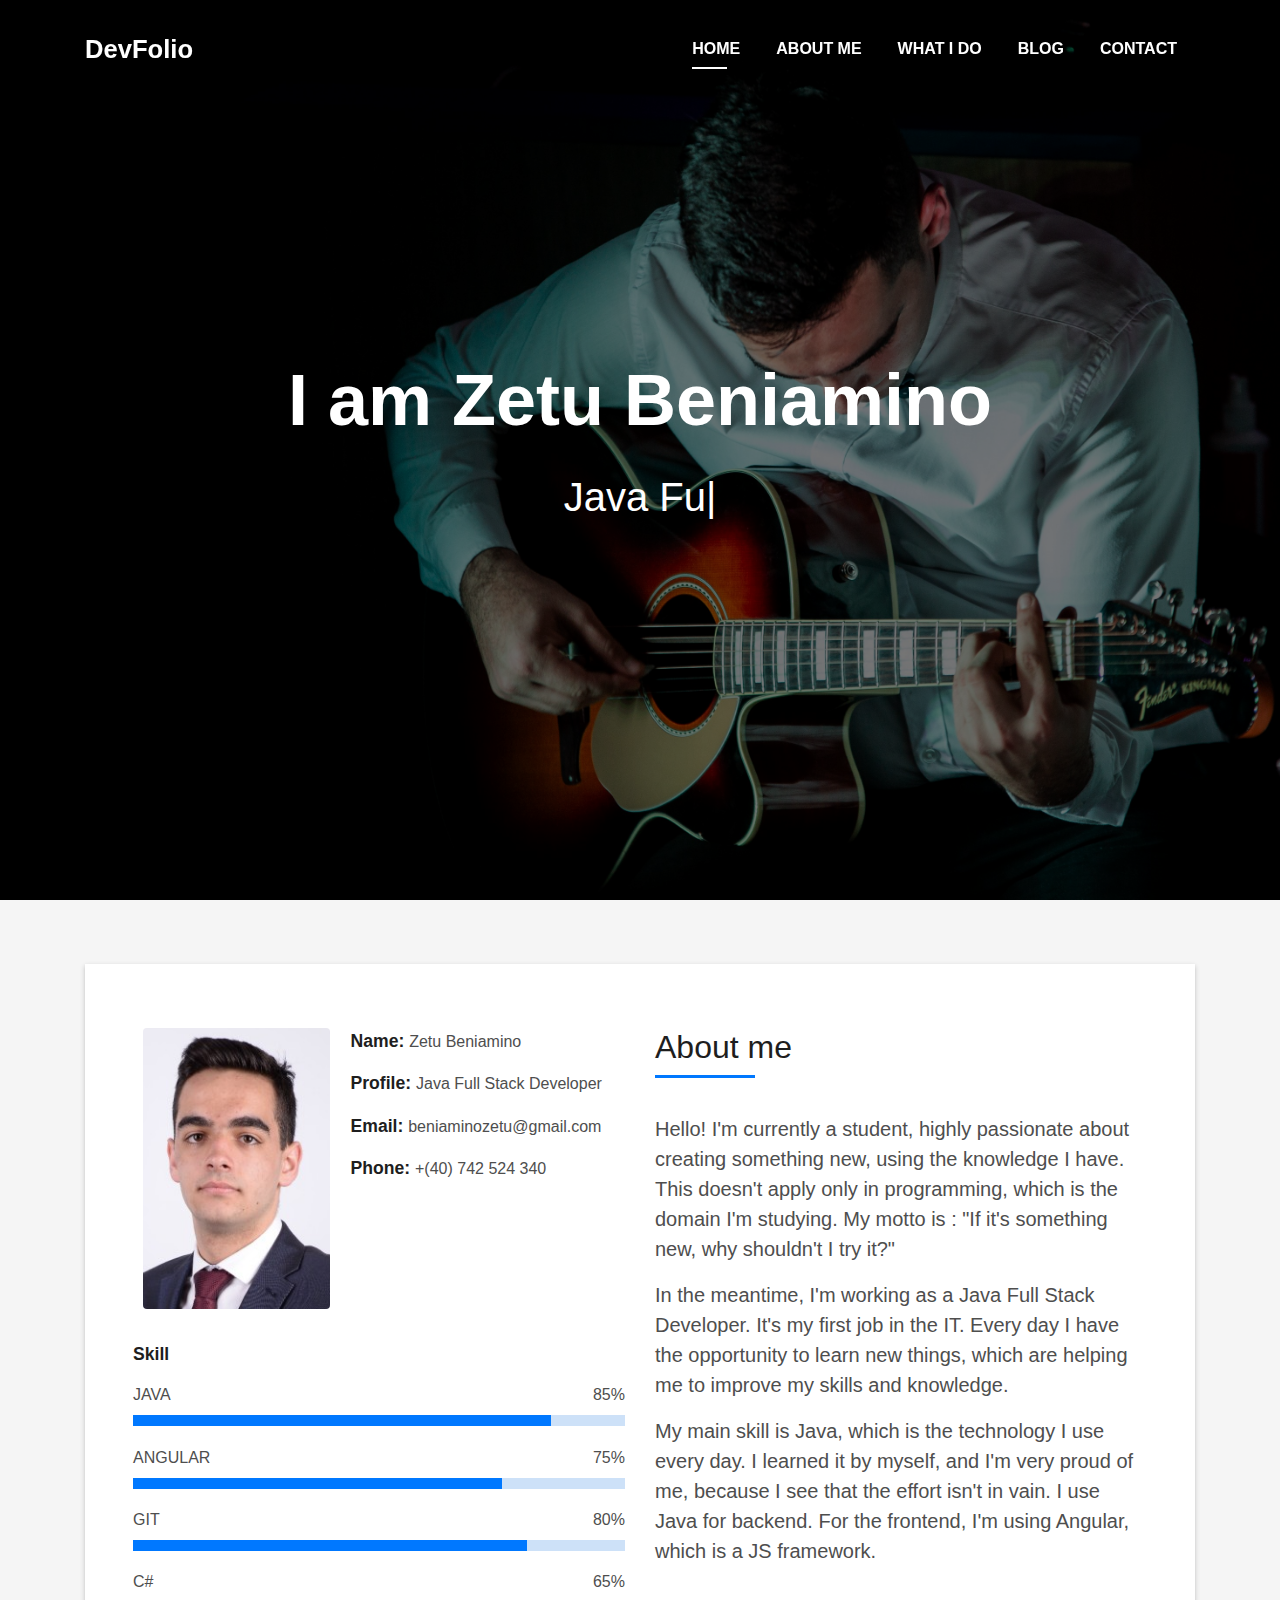
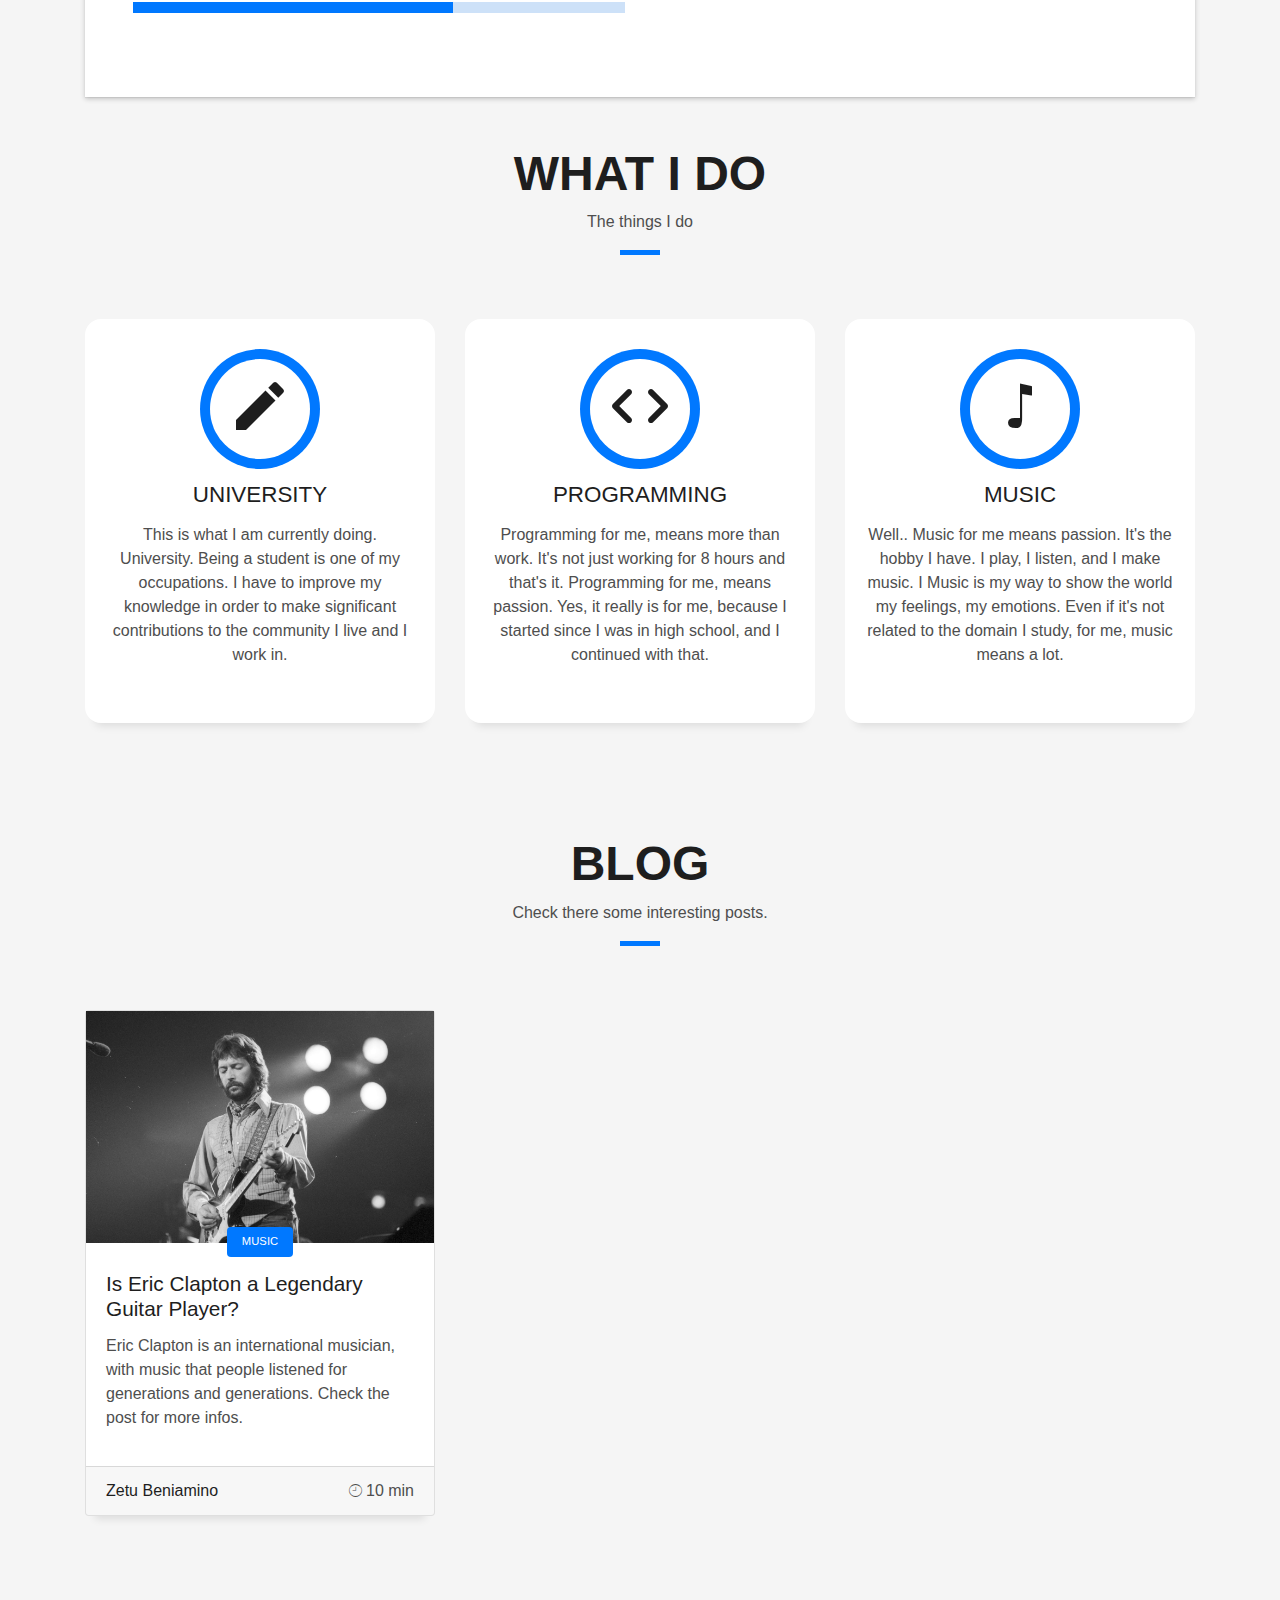
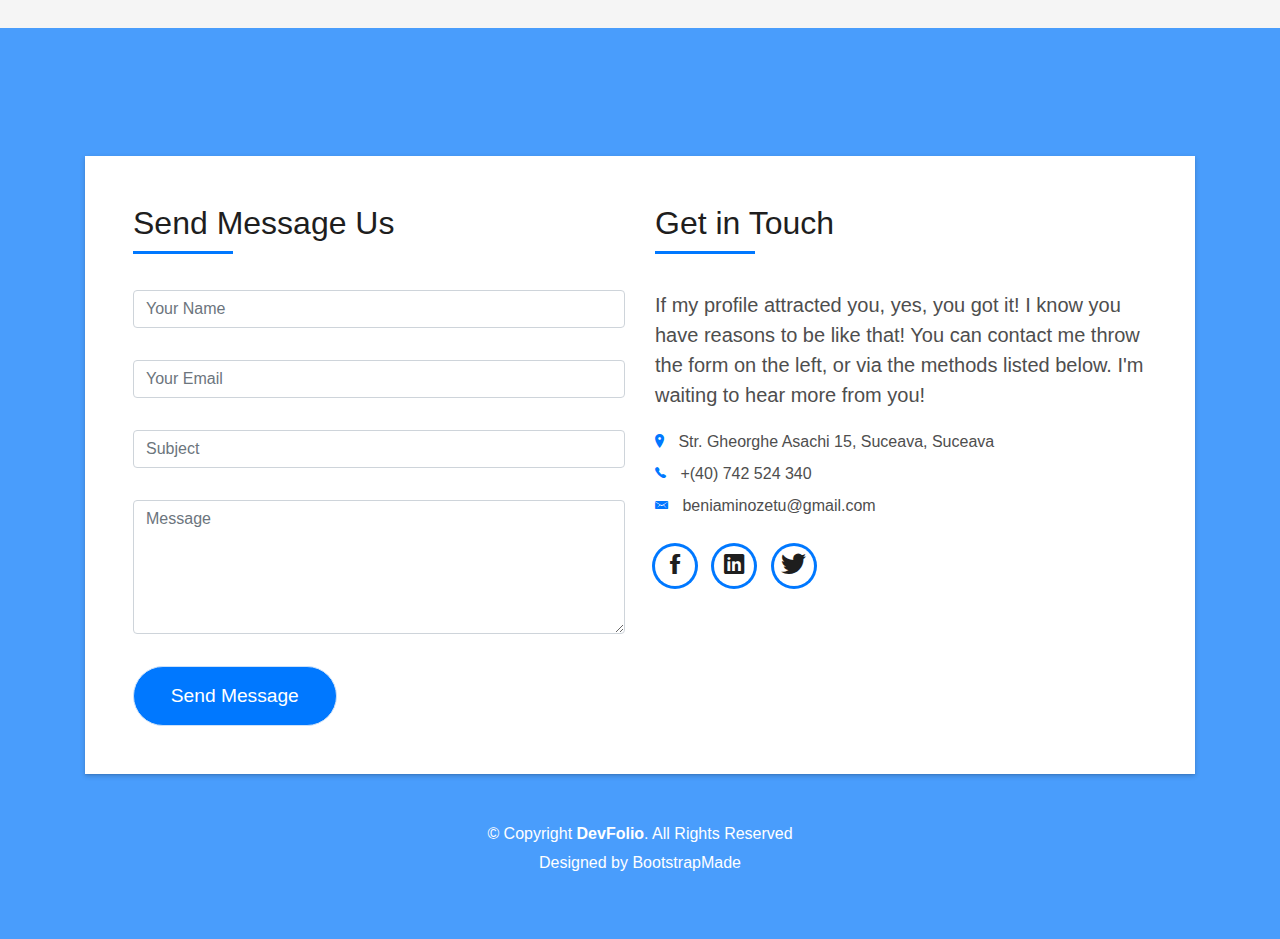
<file: index.html>
<!DOCTYPE html>
<html lang="en">

<head>
  <meta charset="utf-8">
  <title>Zetu Beniamino </title>
  <meta content="width=device-width, initial-scale=1.0" name="viewport">
  <meta content="" name="keywords">
  <meta content="" name="description">

  <!-- Favicons -->
  <link href="img/favicon.png" rel="icon">
  <link href="img/apple-touch-icon.png" rel="apple-touch-icon">

  <!-- Bootstrap CSS File -->
  <link href="lib/bootstrap/css/bootstrap.min.css" rel="stylesheet">

  <!-- Libraries CSS Files -->
  <link href="lib/font-awesome/css/font-awesome.min.css" rel="stylesheet">
  <link href="lib/animate/animate.min.css" rel="stylesheet">
  <link href="lib/ionicons/css/ionicons.min.css" rel="stylesheet">
  <link href="lib/owlcarousel/assets/owl.carousel.min.css" rel="stylesheet">
  <link href="lib/lightbox/css/lightbox.min.css" rel="stylesheet">

  <!-- Main Stylesheet File -->
  <link href="css/style.css" rel="stylesheet">

  <!-- =======================================================
    Theme Name: DevFolio
    Theme URL: https://bootstrapmade.com/devfolio-bootstrap-portfolio-html-template/
    Author: BootstrapMade.com
    License: https://bootstrapmade.com/license/
  ======================================================= -->
</head>

<body id="page-top">

  <!--/ Nav Star /-->
  <nav class="navbar navbar-b navbar-trans navbar-expand-md fixed-top" id="mainNav">
    <div class="container">
      <a class="navbar-brand js-scroll" href="#page-top">DevFolio</a>
      <button class="navbar-toggler collapsed" type="button" data-toggle="collapse" data-target="#navbarDefault" aria-controls="navbarDefault" aria-expanded="false" aria-label="Toggle navigation">
        <span></span>
        <span></span>
        <span></span>
      </button>
      <div class="navbar-collapse collapse justify-content-end" id="navbarDefault">
        <ul class="navbar-nav">
          <li class="nav-item">
            <a class="nav-link js-scroll active" href="#home">Home</a>
          </li>
          <li class="nav-item">
            <a class="nav-link js-scroll" href="#about">About Me</a>
          </li>
          <li class="nav-item">
            <a class="nav-link js-scroll" href="#service">What I do</a>
          </li>
          <!-- <li class="nav-item">
            <a class="nav-link js-scroll" href="#work">Work</a>
          </li> -->
          <li class="nav-item">
            <a class="nav-link js-scroll" href="#blog">Blog</a>
          </li>
          <li class="nav-item">
            <a class="nav-link js-scroll" href="#contact">Contact</a>
          </li>
        </ul>
      </div>
    </div>
  </nav>
  <!--/ Nav End /-->

  <!--/ Intro Skew Star /-->
  <div id="home" class="intro route bg-image" style="background-image: url(img/intro-bg.jpg)">
    <div class="overlay-itro"></div>
    <div class="intro-content display-table">
      <div class="table-cell">
        <div class="container">
          <!--<p class="display-6 color-d">Hello, world!</p>-->
          <h1 class="intro-title mb-4">I am Zetu Beniamino</h1>
          <p class="intro-subtitle"><span class="text-slider-items">Java Full Stack Developer,Musician,Student</span><strong class="text-slider"></strong></p>
          <!-- <p class="pt-3"><a class="btn btn-primary btn js-scroll px-4" href="#about" role="button">Learn More</a></p> -->
        </div>
      </div>
    </div>
  </div>
  <!--/ Intro Skew End /-->

  <section id="about" class="about-mf sect-pt4 route">
    <div class="container">
      <div class="row">
        <div class="col-sm-12">
          <div class="box-shadow-full">
            <div class="row">
              <div class="col-md-6">
                <div class="row">
                  <div class="col-sm-6 col-md-5">
                    <div class="about-img">
                      <img src="img/testimonial-2.png" class="img-fluid rounded b-shadow-a" alt="">
                    </div>
                  </div>
                  <div class="col-sm-6 col-md-7">
                    <div class="about-info">
                      <p><span class="title-s">Name: </span> <span>Zetu Beniamino</span></p>
                      <p><span class="title-s">Profile: </span> <span>Java Full Stack Developer</span></p>
                      <p><span class="title-s">Email: </span> <span>beniaminozetu@gmail.com</span></p>
                      <p><span class="title-s">Phone: </span> <span>+(40) 742 524 340</span></p>
                    </div>
                  </div>
                </div>
                <div class="skill-mf">
                  <p class="title-s">Skill</p>
                  <span>JAVA</span> <span class="pull-right">85%</span>
                  <div class="progress">
                    <div class="progress-bar" role="progressbar" style="width: 85%;" aria-valuenow="85" aria-valuemin="0" aria-valuemax="100"></div>
                  </div>
                  <span>ANGULAR</span> <span class="pull-right">75%</span>
                  <div class="progress">
                    <div class="progress-bar" role="progressbar" style="width: 75%" aria-valuenow="75" aria-valuemin="0" aria-valuemax="100"></div>
                  </div>
                  <span>GIT</span> <span class="pull-right">80%</span>
                  <div class="progress">
                    <div class="progress-bar" role="progressbar" style="width: 80%" aria-valuenow="80" aria-valuemin="0" aria-valuemax="100"></div>
                  </div>
                  <span>C#</span> <span class="pull-right">65%</span>
                  <div class="progress">
                    <div class="progress-bar" role="progressbar" style="width: 65%" aria-valuenow="65" aria-valuemin="0" aria-valuemax="100"></div>
                  </div>
                </div>
              </div>
              <div class="col-md-6">
                <div class="about-me pt-4 pt-md-0">
                  <div class="title-box-2">
                    <h5 class="title-left">
                      About me
                    </h5>
                  </div>
                  <p class="lead">
                    Hello! I'm currently a student, highly passionate about creating something new, using the knowledge I have.
                    This doesn't apply only in programming, which is the domain I'm studying.
                    My motto is : "If it's something new, why shouldn't I try it?"
                  </p>
                  <p class="lead">
                    In the meantime, I'm working as a Java Full Stack Developer.
                    It's my first job in the IT. Every day I have the opportunity to learn new things, which are helping me to improve
                    my skills and knowledge.
                  </p>
                  <p class="lead">
                    My main skill is Java, which is the technology I use every day. I learned it by myself, and I'm very proud of me,
                    because I see that the effort isn't in vain. I use Java for backend.
                    For the frontend, I'm using Angular, which is a JS framework.
                  </p>
                </div>
              </div>
            </div>
          </div>
        </div>
      </div>
    </div>
  </section>

  <section id="service" class="services-mf route">
    <div class="container">
      <div class="row">
        <div class="col-sm-12">
          <div class="title-box text-center">
            <h3 class="title-a">
              WHAT I DO
            </h3>
            <p class="subtitle-a">
              The things I do
            </p>
            <div class="line-mf"></div>
          </div>
        </div>
      </div>
      <div class="row">
        <div class="col-md-4">
          <div class="service-box">
            <div class="service-ico">
              <span class="ico-circle"><i class="ion-android-create"></i></span>
            </div>
            <div class="service-content">
              <h2 class="s-title">University</h2>
              <p class="s-description text-center">
                This is what I am currently doing. University. Being a student is one of my occupations.
                I have to improve my knowledge in order to make significant contributions to the community I live and I work in.
              </p>
            </div>
          </div>
        </div>
        <div class="col-md-4">
          <div class="service-box">
            <div class="service-ico">
              <span class="ico-circle"><i class="ion-code"></i></span>
            </div>
            <div class="service-content">
              <h2 class="s-title">Programming</h2>
              <p class="s-description text-center">
                Programming for me, means more than work. It's not just working for 8 hours and that's it. Programming for me, means passion.
                Yes, it really is for me, because I started since I was in high school, and I continued with that.
              </p>
            </div>
          </div>
        </div>
        <div class="col-md-4">
          <div class="service-box">
            <div class="service-ico">
              <span class="ico-circle"><i class="ion-ios-musical-note"></i></span>
            </div>
            <div class="service-content">
              <h2 class="s-title">Music</h2>
              <p class="s-description text-center">
                Well.. Music for me means passion. It's the hobby I have. I play, I listen, and I make music. I
                Music is my way to show the world my feelings, my emotions.
                Even if it's not related to the domain I study, for me, music means a lot.
              </p>
            </div>
          </div>
        </div>
      </div>
    </div>
  </section>

  <!-- <div class="section-counter paralax-mf bg-image" style="background-image: url(img/counters-bg.jpg)">
    <div class="overlay-mf"></div>
    <div class="container">
      <div class="row">
        <div class="col-sm-3 col-lg-3">
          <div class="counter-box">
            <div class="counter-ico">
              <span class="ico-circle"><i class="ion-checkmark-round"></i></span>
            </div>
            <div class="counter-num">
              <p class="counter">450</p>
              <span class="counter-text">WORKS COMPLETED</span>
            </div>
          </div>
        </div>
        <div class="col-sm-3 col-lg-3">
          <div class="counter-box pt-4 pt-md-0">
            <div class="counter-ico">
              <span class="ico-circle"><i class="ion-ios-calendar-outline"></i></span>
            </div>
            <div class="counter-num">
              <p class="counter">15</p>
              <span class="counter-text">YEARS OF EXPERIENCE</span>
            </div>
          </div>
        </div>
        <div class="col-sm-3 col-lg-3">
          <div class="counter-box pt-4 pt-md-0">
            <div class="counter-ico">
              <span class="ico-circle"><i class="ion-ios-people"></i></span>
            </div>
            <div class="counter-num">
              <p class="counter">550</p>
              <span class="counter-text">TOTAL CLIENTS</span>
            </div>
          </div>
        </div>
        <div class="col-sm-3 col-lg-3">
          <div class="counter-box pt-4 pt-md-0">
            <div class="counter-ico">
              <span class="ico-circle"><i class="ion-ribbon-a"></i></span>
            </div>
            <div class="counter-num">
              <p class="counter">36</p>
              <span class="counter-text">AWARD WON</span>
            </div>
          </div>
        </div>
      </div>
    </div>
  </div> -->

  <!--/ Section Portfolio Star /-->
  <!-- <section id="work" class="portfolio-mf sect-pt4 route">
    <div class="container">
      <div class="row">
        <div class="col-sm-12">
          <div class="title-box text-center">
            <h3 class="title-a">
              Portfolio
            </h3>
            <p class="subtitle-a">
              Lorem ipsum, dolor sit amet consectetur adipisicing elit.
            </p>
            <div class="line-mf"></div>
          </div>
        </div>
      </div>
      <div class="row">
        <div class="col-md-4">
          <div class="work-box">
            <a href="img/work-1.jpg" data-lightbox="gallery-mf">
              <div class="work-img">
                <img src="img/work-1.jpg" alt="" class="img-fluid">
              </div>
              <div class="work-content">
                <div class="row">
                  <div class="col-sm-8">
                    <h2 class="w-title">Lorem impsum dolor</h2>
                    <div class="w-more">
                      <span class="w-ctegory">Web Design</span> / <span class="w-date">18 Sep. 2018</span>
                    </div>
                  </div>
                  <div class="col-sm-4">
                    <div class="w-like">
                      <span class="ion-ios-plus-outline"></span>
                    </div>
                  </div>
                </div>
              </div>
            </a>
          </div>
        </div>
        <div class="col-md-4">
          <div class="work-box">
            <a href="img/work-2.jpg" data-lightbox="gallery-mf">
              <div class="work-img">
                <img src="img/work-2.jpg" alt="" class="img-fluid">
              </div>
              <div class="work-content">
                <div class="row">
                  <div class="col-sm-8">
                    <h2 class="w-title">Loreda Cuno Nere</h2>
                    <div class="w-more">
                      <span class="w-ctegory">Web Design</span> / <span class="w-date">18 Sep. 2018</span>
                    </div>
                  </div>
                  <div class="col-sm-4">
                    <div class="w-like">
                      <span class="ion-ios-plus-outline"></span>
                    </div>
                  </div>
                </div>
              </div>
            </a>
          </div>
        </div>
        <div class="col-md-4">
          <div class="work-box">
            <a href="img/work-3.jpg" data-lightbox="gallery-mf">
              <div class="work-img">
                <img src="img/work-3.jpg" alt="" class="img-fluid">
              </div>
              <div class="work-content">
                <div class="row">
                  <div class="col-sm-8">
                    <h2 class="w-title">Mavrito Lana Dere</h2>
                    <div class="w-more">
                      <span class="w-ctegory">Web Design</span> / <span class="w-date">18 Sep. 2018</span>
                    </div>
                  </div>
                  <div class="col-sm-4">
                    <div class="w-like">
                      <span class="ion-ios-plus-outline"></span>
                    </div>
                  </div>
                </div>
              </div>
            </a>
          </div>
        </div>
        <div class="col-md-4">
          <div class="work-box">
            <a href="img/work-4.jpg" data-lightbox="gallery-mf">
              <div class="work-img">
                <img src="img/work-4.jpg" alt="" class="img-fluid">
              </div>
              <div class="work-content">
                <div class="row">
                  <div class="col-sm-8">
                    <h2 class="w-title">Bindo Laro Cado</h2>
                    <div class="w-more">
                      <span class="w-ctegory">Web Design</span> / <span class="w-date">18 Sep. 2018</span>
                    </div>
                  </div>
                  <div class="col-sm-4">
                    <div class="w-like">
                      <span class="ion-ios-plus-outline"></span>
                    </div>
                  </div>
                </div>
              </div>
            </a>
          </div>
        </div>
        <div class="col-md-4">
          <div class="work-box">
            <a href="img/work-5.jpg" data-lightbox="gallery-mf">
              <div class="work-img">
                <img src="img/work-5.jpg" alt="" class="img-fluid">
              </div>
              <div class="work-content">
                <div class="row">
                  <div class="col-sm-8">
                    <h2 class="w-title">Studio Lena Mado</h2>
                    <div class="w-more">
                      <span class="w-ctegory">Web Design</span> / <span class="w-date">18 Sep. 2018</span>
                    </div>
                  </div>
                  <div class="col-sm-4">
                    <div class="w-like">
                      <span class="ion-ios-plus-outline"></span>
                    </div>
                  </div>
                </div>
              </div>
            </a>
          </div>
        </div>
        <div class="col-md-4">
          <div class="work-box">
            <a href="img/work-6.jpg" data-lightbox="gallery-mf">
              <div class="work-img">
                <img src="img/work-6.jpg" alt="" class="img-fluid">
              </div>
              <div class="work-content">
                <div class="row">
                  <div class="col-sm-8">
                    <h2 class="w-title">Studio Big Bang</h2>
                    <div class="w-more">
                      <span class="w-ctegory">Web Design</span> / <span class="w-date">18 Sep. 2017</span>
                    </div>
                  </div>
                  <div class="col-sm-4">
                    <div class="w-like">
                      <span class="ion-ios-plus-outline"></span>
                    </div>
                  </div>
                </div>
              </div>
            </a>
          </div>
        </div>

      </div>
    </div>
  </section> -->
  <!--/ Section Portfolio End /-->

  <!--/ Section Testimonials Star /-->
  <!-- <div class="testimonials paralax-mf bg-image" style="background-image: url(img/overlay-bg.jpg)">
    <div class="overlay-mf"></div>
    <div class="container">
      <div class="row">
        <div class="col-md-12">
          <div id="testimonial-mf" class="owl-carousel owl-theme">
            <div class="testimonial-box">
              <div class="author-test">
                <img src="img/testimonial-2.png" alt="" class="rounded-circle b-shadow-a">
                <span class="author">Xavi Alonso</span>
              </div>
              <div class="content-test">
                <p class="description lead">
                  Curabitur arcu erat, accumsan id imperdiet et, porttitor at sem. Lorem ipsum dolor sit amet,
                  consectetur adipiscing elit.
                </p>
                <span class="comit"><i class="fa fa-quote-right"></i></span>
              </div>
            </div>
            <div class="testimonial-box">
              <div class="author-test">
                <img src="img/testimonial-4.jpg" alt="" class="rounded-circle b-shadow-a">
                <span class="author">Marta Socrate</span>
              </div>
              <div class="content-test">
                <p class="description lead">
                  Curabitur arcu erat, accumsan id imperdiet et, porttitor at sem. Lorem ipsum dolor sit amet,
                  consectetur adipiscing elit.
                </p>
                <span class="comit"><i class="fa fa-quote-right"></i></span>
              </div>
            </div>
          </div>
        </div>
      </div>
    </div>
  </div> -->

  <!--/ Section Blog Star /-->
  <section id="blog" class="blog-mf sect-pt4 route">
    <div class="container">
      <div class="row">
        <div class="col-sm-12">
          <div class="title-box text-center">
            <h3 class="title-a">
              Blog
            </h3>
            <p class="subtitle-a">

              Check there some interesting posts.
            </p>
            <div class="line-mf"></div>
          </div>
        </div>
      </div>
      <div class="row">
        <div class="col-md-4">
          <div class="card card-blog">
            <div class="card-img">
              <a href="blog-single.html"><img src="img/post-1.jpg" alt="" class="img-fluid"></a>
            </div>
            <div class="card-body">
              <div class="card-category-box">
                <div class="card-category">
                  <h6 class="category">MUSIC</h6>
                </div>
              </div>
              <h3 class="card-title"><a href="blog-single.html">Is Eric Clapton a Legendary Guitar Player?</a></h3>
              <p class="card-description">
                Eric Clapton is an international musician, with music that people listened for generations and generations. Check the post for more infos.
              </p>
            </div>
            <div class="card-footer">
              <div class="post-author">
                <a href="#">
                  <span class="author">Zetu Beniamino</span>
                </a>
              </div>
              <div class="post-date">
                <span class="ion-ios-clock-outline"></span> 10 min
              </div>
            </div>
          </div>
        </div>
      </div>
    </div>
  </section>
  <!--/ Section Blog End /-->

  <!--/ Section Contact-Footer Star /-->
  <section class="paralax-mf footer-paralax bg-image sect-mt4 route" style="background-image: url(img/overlay-bg.jpg)">
    <div class="overlay-mf"></div>
    <div class="container">
      <div class="row">
        <div class="col-sm-12">
          <div class="contact-mf">
            <div id="contact" class="box-shadow-full">
              <div class="row">
                <div class="col-md-6">
                  <div class="title-box-2">
                    <h5 class="title-left">
                      Send Message Us
                    </h5>
                  </div>
                  <div>
                    <form action="" method="post" role="form" class="contactForm">
                      <div id="sendmessage">Your message has been sent. Thank you!</div>
                      <div id="errormessage"></div>
                      <div class="row">
                        <div class="col-md-12 mb-3">
                          <div class="form-group">
                            <input type="text" name="name" class="form-control" id="name" placeholder="Your Name" data-rule="minlen:4" data-msg="Please enter at least 4 chars" />
                            <div class="validation"></div>
                          </div>
                        </div>
                        <div class="col-md-12 mb-3">
                          <div class="form-group">
                            <input type="email" class="form-control" name="email" id="email" placeholder="Your Email" data-rule="email" data-msg="Please enter a valid email" />
                            <div class="validation"></div>
                          </div>
                        </div>
                        <div class="col-md-12 mb-3">
                          <div class="form-group">
                            <input type="text" class="form-control" name="subject" id="subject" placeholder="Subject" data-rule="minlen:4" data-msg="Please enter at least 8 chars of subject" />
                            <div class="validation"></div>
                          </div>
                        </div>
                        <div class="col-md-12 mb-3">
                          <div class="form-group">
                            <textarea class="form-control" name="message" rows="5" data-rule="required" data-msg="Please write something for us" placeholder="Message"></textarea>
                            <div class="validation"></div>
                          </div>
                        </div>
                        <div class="col-md-12">
                          <button type="submit" class="button button-a button-big button-rouded">Send Message</button>
                        </div>
                      </div>
                    </form>
                  </div>
                </div>
                <div class="col-md-6">
                  <div class="title-box-2 pt-4 pt-md-0">
                    <h5 class="title-left">
                      Get in Touch
                    </h5>
                  </div>
                  <div class="more-info">
                    <p class="lead">
                      If my profile attracted you, yes, you got it! I know you have reasons to be like that!
                      You can contact me throw the form on the left, or via the methods listed below.
                      I'm waiting to hear more from you!
                    </p>
                    <ul class="list-ico">
                      <li><span class="ion-ios-location"></span> Str. Gheorghe Asachi 15, Suceava, Suceava</li>
                      <li><span class="ion-ios-telephone"></span> +(40) 742 524 340</li>
                      <li><span class="ion-email"></span> beniaminozetu@gmail.com</li>
                    </ul>
                  </div>
                  <div class="socials">
                    <ul>
                      <li><a href="https://www.facebook.com/beniaminozetu"><span class="ico-circle"><i class="ion-social-facebook"></i></span></a></li>
                      <li><a href="https://www.linkedin.com/in/beniamino-zetu/"><span class="ico-circle"><i class="ion-social-linkedin"></i></span></a></li>
                      <li><a href="https://twitter.com/Ben14699371"><span class="ico-circle"><i class="ion-social-twitter"></i></span></a></li>
                    </ul>
                  </div>
                </div>
              </div>
            </div>
          </div>
        </div>
      </div>
    </div>
    <footer>
      <div class="container">
        <div class="row">
          <div class="col-sm-12">
            <div class="copyright-box">
              <p class="copyright">&copy; Copyright <strong>DevFolio</strong>. All Rights Reserved</p>
              <div class="credits">
                <!--
                  All the links in the footer should remain intact.
                  You can delete the links only if you purchased the pro version.
                  Licensing information: https://bootstrapmade.com/license/
                  Purchase the pro version with working PHP/AJAX contact form: https://bootstrapmade.com/buy/?theme=DevFolio
                -->
                Designed by <a href="https://bootstrapmade.com/">BootstrapMade</a>
              </div>
            </div>
          </div>
        </div>
      </div>
    </footer>
  </section>
  <!--/ Section Contact-footer End /-->

  <a href="#" class="back-to-top"><i class="fa fa-chevron-up"></i></a>
  <div id="preloader"></div>

  <!-- JavaScript Libraries -->
  <script src="lib/jquery/jquery.min.js"></script>
  <script src="lib/jquery/jquery-migrate.min.js"></script>
  <script src="lib/popper/popper.min.js"></script>
  <script src="lib/bootstrap/js/bootstrap.min.js"></script>
  <script src="lib/easing/easing.min.js"></script>
  <script src="lib/counterup/jquery.waypoints.min.js"></script>
  <script src="lib/counterup/jquery.counterup.js"></script>
  <script src="lib/owlcarousel/owl.carousel.min.js"></script>
  <script src="lib/lightbox/js/lightbox.min.js"></script>
  <script src="lib/typed/typed.min.js"></script>
  <!-- Contact Form JavaScript File -->
  <script src="contactform/contactform.js"></script>

  <!-- Template Main Javascript File -->
  <script src="js/main.js"></script>

</body>

</html>
</file>
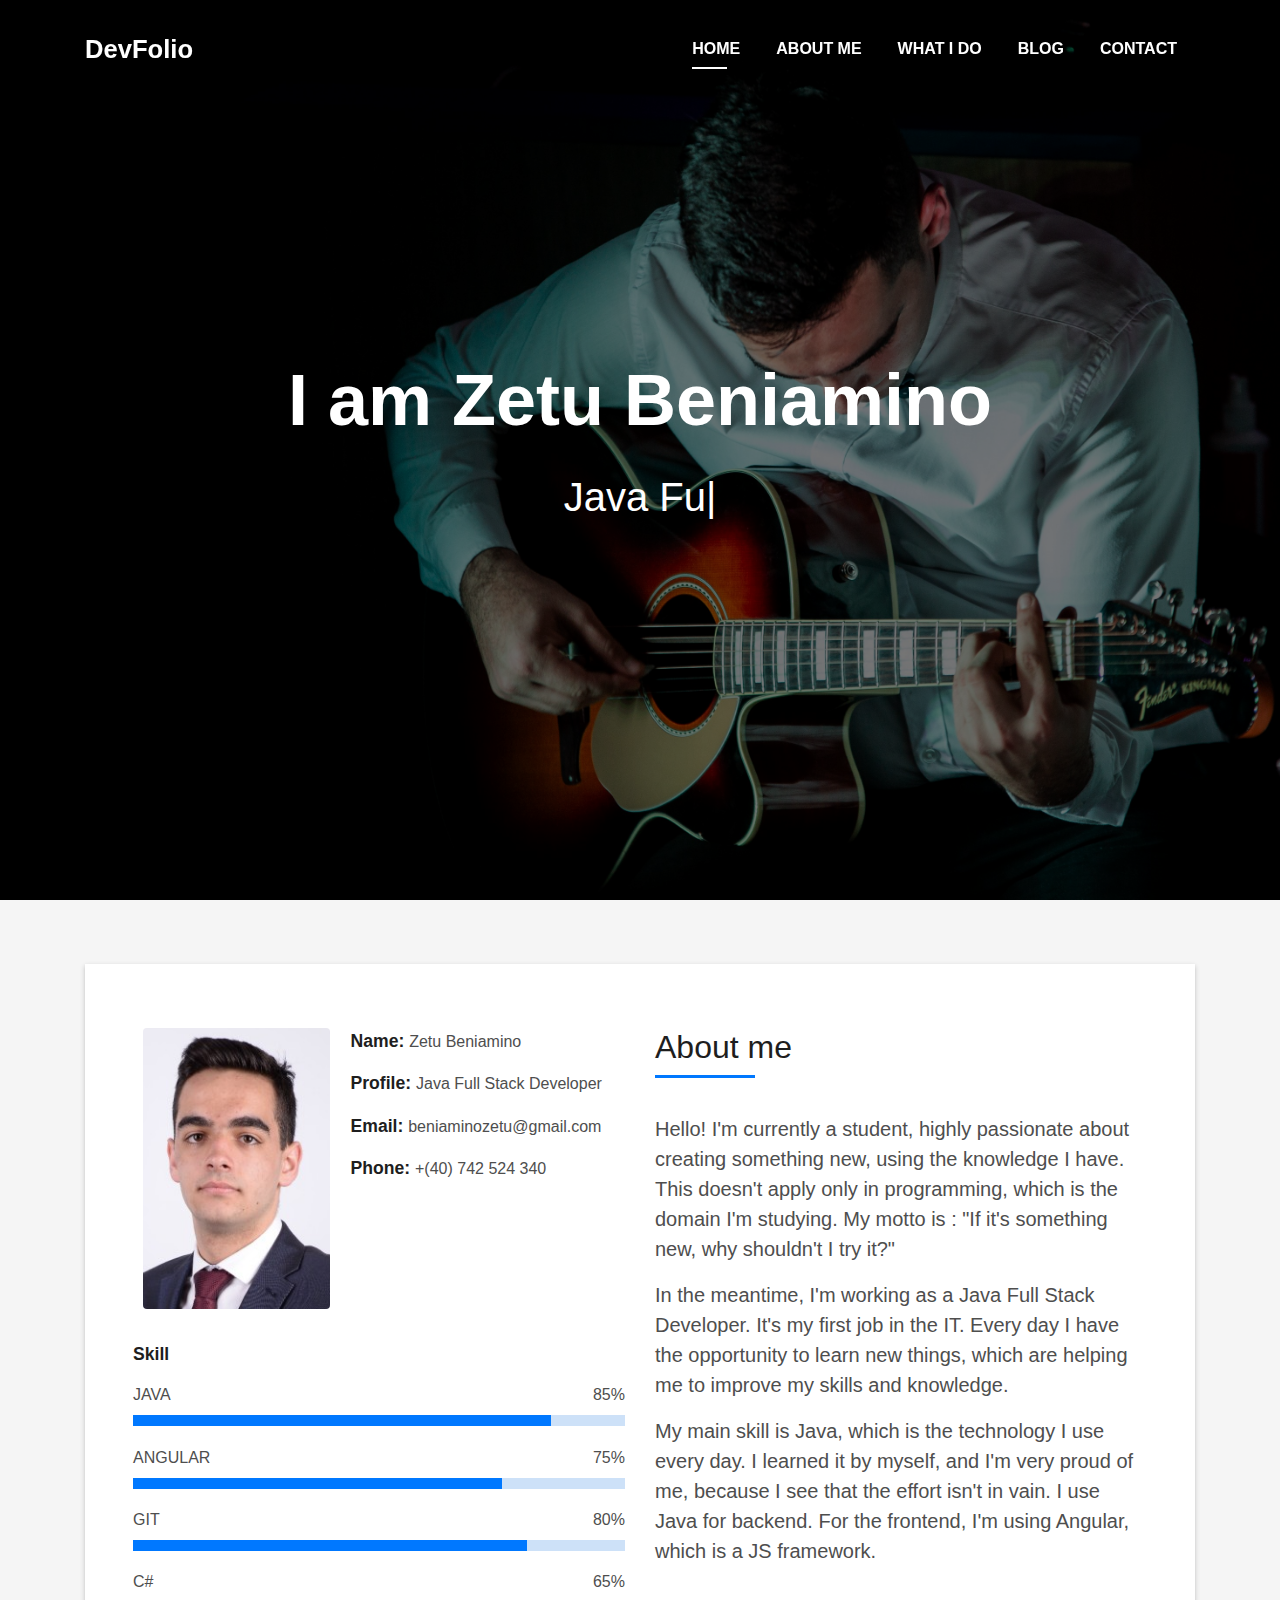
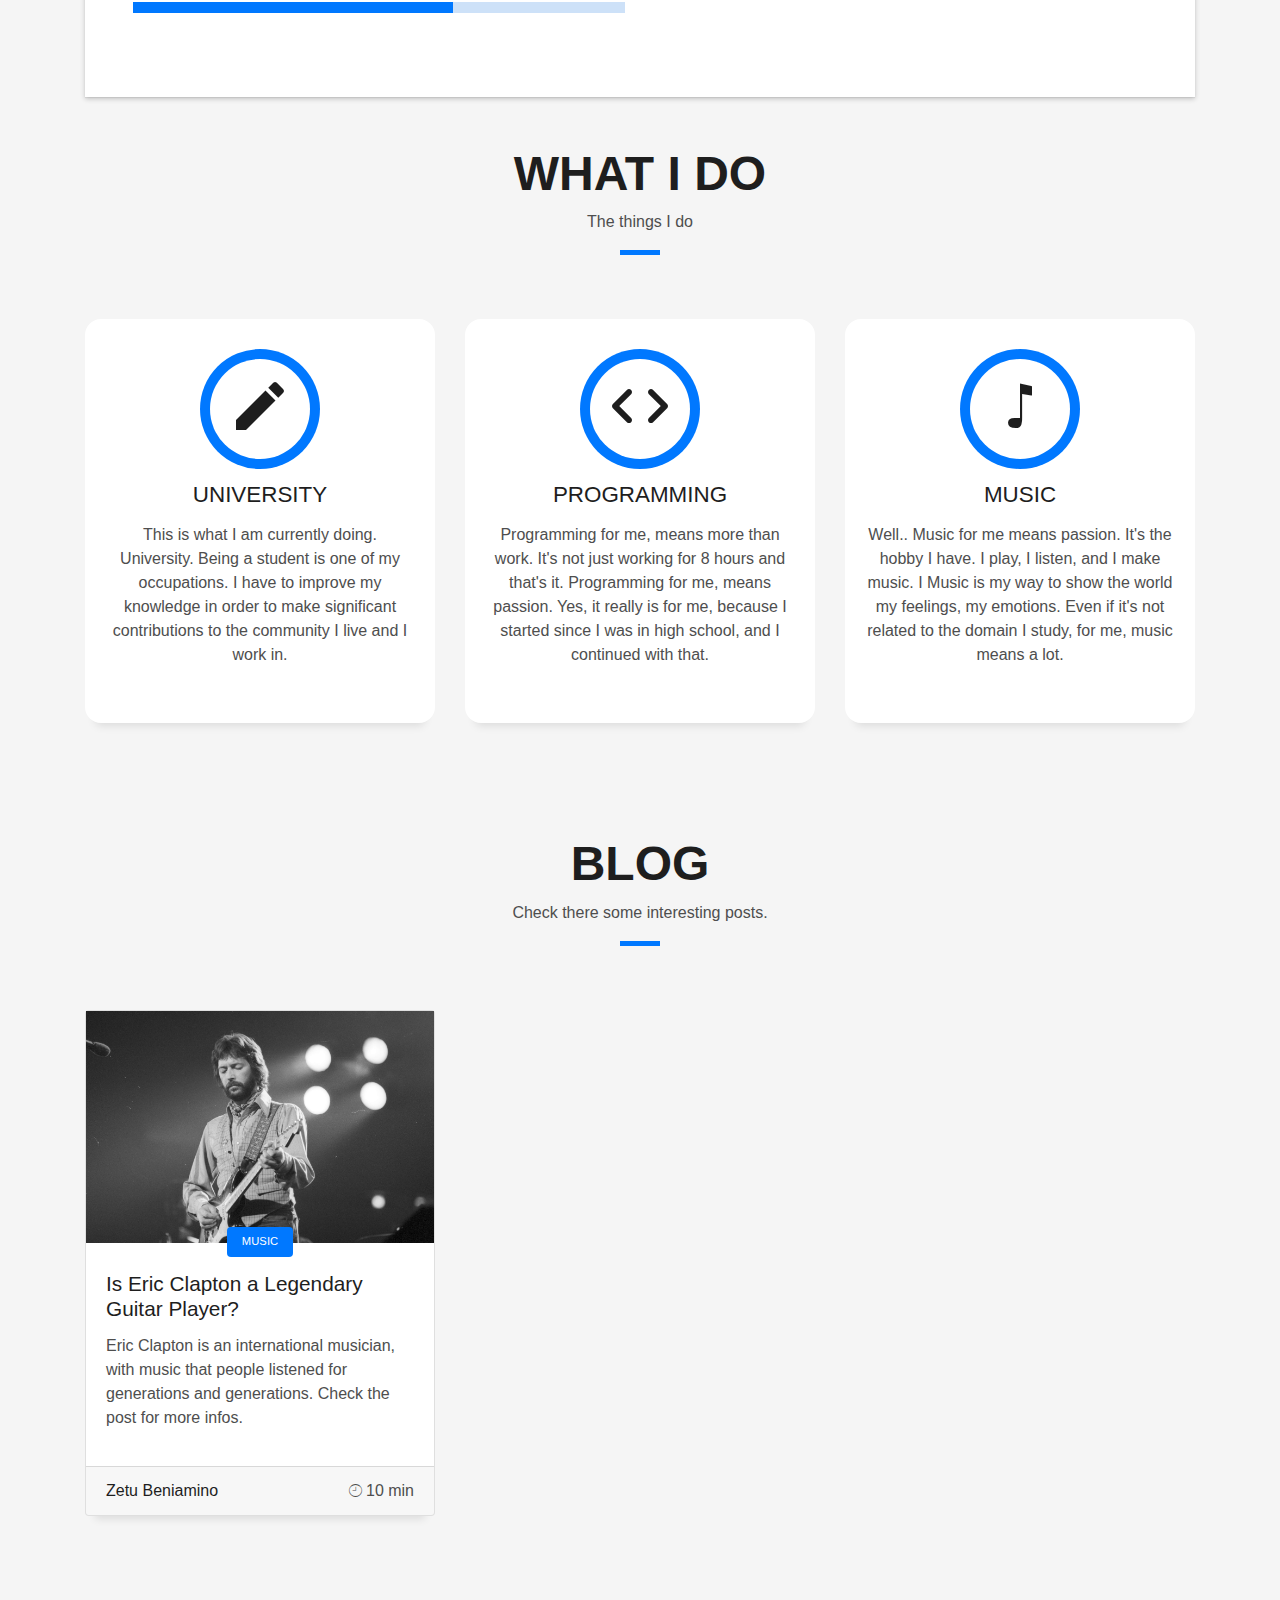
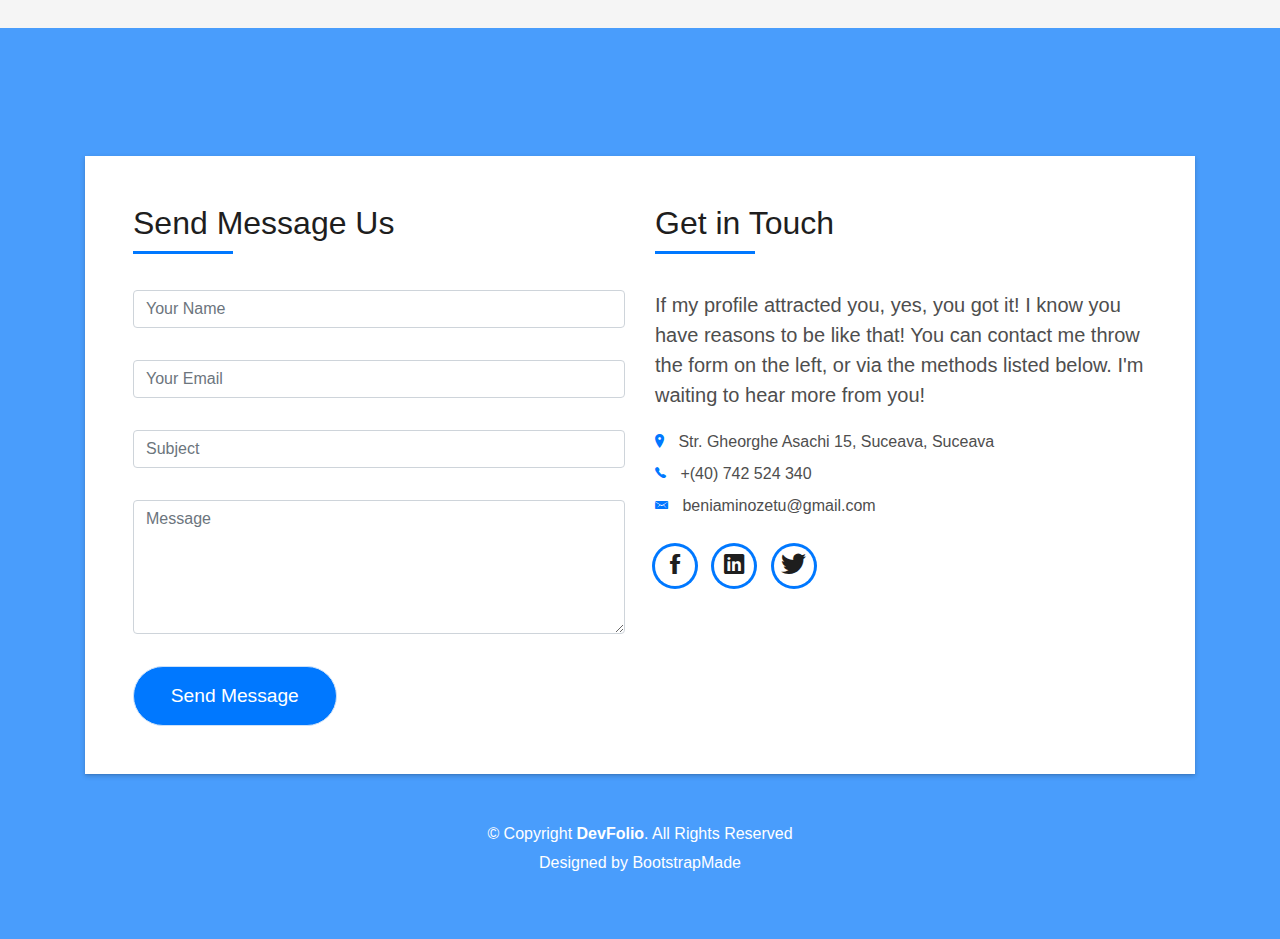
<file: Personal Website - Beni/DevFolio/index.html>
<!DOCTYPE html>
<html lang="en">

<head>
  <meta charset="utf-8">
  <title>Zetu Beniamino</title>
  <meta content="width=device-width, initial-scale=1.0" name="viewport">
  <meta content="" name="keywords">
  <meta content="" name="description">

  <!-- Favicons -->
  <link href="img/favicon.png" rel="icon">
  <link href="img/apple-touch-icon.png" rel="apple-touch-icon">

  <!-- Bootstrap CSS File -->
  <link href="lib/bootstrap/css/bootstrap.min.css" rel="stylesheet">

  <!-- Libraries CSS Files -->
  <link href="lib/font-awesome/css/font-awesome.min.css" rel="stylesheet">
  <link href="lib/animate/animate.min.css" rel="stylesheet">
  <link href="lib/ionicons/css/ionicons.min.css" rel="stylesheet">
  <link href="lib/owlcarousel/assets/owl.carousel.min.css" rel="stylesheet">
  <link href="lib/lightbox/css/lightbox.min.css" rel="stylesheet">

  <!-- Main Stylesheet File -->
  <link href="css/style.css" rel="stylesheet">

  <!-- =======================================================
    Theme Name: DevFolio
    Theme URL: https://bootstrapmade.com/devfolio-bootstrap-portfolio-html-template/
    Author: BootstrapMade.com
    License: https://bootstrapmade.com/license/
  ======================================================= -->
</head>

<body id="page-top">

  <!--/ Nav Star /-->
  <nav class="navbar navbar-b navbar-trans navbar-expand-md fixed-top" id="mainNav">
    <div class="container">
      <a class="navbar-brand js-scroll" href="#page-top">DevFolio</a>
      <button class="navbar-toggler collapsed" type="button" data-toggle="collapse" data-target="#navbarDefault" aria-controls="navbarDefault" aria-expanded="false" aria-label="Toggle navigation">
        <span></span>
        <span></span>
        <span></span>
      </button>
      <div class="navbar-collapse collapse justify-content-end" id="navbarDefault">
        <ul class="navbar-nav">
          <li class="nav-item">
            <a class="nav-link js-scroll active" href="#home">Home</a>
          </li>
          <li class="nav-item">
            <a class="nav-link js-scroll" href="#about">About Me</a>
          </li>
          <li class="nav-item">
            <a class="nav-link js-scroll" href="#service">What I do</a>
          </li>
          <!-- <li class="nav-item">
            <a class="nav-link js-scroll" href="#work">Work</a>
          </li> -->
          <li class="nav-item">
            <a class="nav-link js-scroll" href="#blog">Blog</a>
          </li>
          <li class="nav-item">
            <a class="nav-link js-scroll" href="#contact">Contact</a>
          </li>
        </ul>
      </div>
    </div>
  </nav>
  <!--/ Nav End /-->

  <!--/ Intro Skew Star /-->
  <div id="home" class="intro route bg-image" style="background-image: url(img/intro-bg.jpg)">
    <div class="overlay-itro"></div>
    <div class="intro-content display-table">
      <div class="table-cell">
        <div class="container">
          <!--<p class="display-6 color-d">Hello, world!</p>-->
          <h1 class="intro-title mb-4">I am Zetu Beniamino</h1>
          <p class="intro-subtitle"><span class="text-slider-items">Java Full Stack Developer,Musician,Student</span><strong class="text-slider"></strong></p>
          <!-- <p class="pt-3"><a class="btn btn-primary btn js-scroll px-4" href="#about" role="button">Learn More</a></p> -->
        </div>
      </div>
    </div>
  </div>
  <!--/ Intro Skew End /-->

  <section id="about" class="about-mf sect-pt4 route">
    <div class="container">
      <div class="row">
        <div class="col-sm-12">
          <div class="box-shadow-full">
            <div class="row">
              <div class="col-md-6">
                <div class="row">
                  <div class="col-sm-6 col-md-5">
                    <div class="about-img">
                      <img src="img/testimonial-2.png" class="img-fluid rounded b-shadow-a" alt="">
                    </div>
                  </div>
                  <div class="col-sm-6 col-md-7">
                    <div class="about-info">
                      <p><span class="title-s">Name: </span> <span>Zetu Beniamino</span></p>
                      <p><span class="title-s">Profile: </span> <span>Java Full Stack Developer</span></p>
                      <p><span class="title-s">Email: </span> <span>beniaminozetu@gmail.com</span></p>
                      <p><span class="title-s">Phone: </span> <span>+(40) 742 524 340</span></p>
                    </div>
                  </div>
                </div>
                <div class="skill-mf">
                  <p class="title-s">Skill</p>
                  <span>JAVA</span> <span class="pull-right">85%</span>
                  <div class="progress">
                    <div class="progress-bar" role="progressbar" style="width: 85%;" aria-valuenow="85" aria-valuemin="0" aria-valuemax="100"></div>
                  </div>
                  <span>ANGULAR</span> <span class="pull-right">75%</span>
                  <div class="progress">
                    <div class="progress-bar" role="progressbar" style="width: 75%" aria-valuenow="75" aria-valuemin="0" aria-valuemax="100"></div>
                  </div>
                  <span>GIT</span> <span class="pull-right">80%</span>
                  <div class="progress">
                    <div class="progress-bar" role="progressbar" style="width: 80%" aria-valuenow="80" aria-valuemin="0" aria-valuemax="100"></div>
                  </div>
                  <span>C#</span> <span class="pull-right">65%</span>
                  <div class="progress">
                    <div class="progress-bar" role="progressbar" style="width: 65%" aria-valuenow="65" aria-valuemin="0" aria-valuemax="100"></div>
                  </div>
                </div>
              </div>
              <div class="col-md-6">
                <div class="about-me pt-4 pt-md-0">
                  <div class="title-box-2">
                    <h5 class="title-left">
                      About me
                    </h5>
                  </div>
                  <p class="lead">
                    Hello! I'm currently a student, highly passionate about creating something new, using the knowledge I have.
                    This doesn't apply only in programming, which is the domain I'm studying.
                    My motto is : "If it's something new, why shouldn't I try it?"
                  </p>
                  <p class="lead">
                    In the meantime, I'm working as a Java Full Stack Developer.
                    It's my first job in the IT. Every day I have the opportunity to learn new things, which are helping me to improve
                    my skills and knowledge.
                  </p>
                  <p class="lead">
                    My main skill is Java, which is the technology I use every day. I learned it by myself, and I'm very proud of me,
                    because I see that the effort isn't in vain. I use Java for backend.
                    For the frontend, I'm using Angular, which is a JS framework.
                  </p>
                </div>
              </div>
            </div>
          </div>
        </div>
      </div>
    </div>
  </section>

  <section id="service" class="services-mf route">
    <div class="container">
      <div class="row">
        <div class="col-sm-12">
          <div class="title-box text-center">
            <h3 class="title-a">
              WHAT I DO
            </h3>
            <p class="subtitle-a">
              The things I do
            </p>
            <div class="line-mf"></div>
          </div>
        </div>
      </div>
      <div class="row">
        <div class="col-md-4">
          <div class="service-box">
            <div class="service-ico">
              <span class="ico-circle"><i class="ion-android-create"></i></span>
            </div>
            <div class="service-content">
              <h2 class="s-title">University</h2>
              <p class="s-description text-center">
                This is what I am currently doing. University. Being a student is one of my occupations.
                I have to improve my knowledge in order to make significant contributions to the community I live and I work in.
              </p>
            </div>
          </div>
        </div>
        <div class="col-md-4">
          <div class="service-box">
            <div class="service-ico">
              <span class="ico-circle"><i class="ion-code"></i></span>
            </div>
            <div class="service-content">
              <h2 class="s-title">Programming</h2>
              <p class="s-description text-center">
                Programming for me, means more than work. It's not just working for 8 hours and that's it. Programming for me, means passion.
                Yes, it really is for me, because I started since I was in high school, and I continued with that.
              </p>
            </div>
          </div>
        </div>
        <div class="col-md-4">
          <div class="service-box">
            <div class="service-ico">
              <span class="ico-circle"><i class="ion-ios-musical-note"></i></span>
            </div>
            <div class="service-content">
              <h2 class="s-title">Music</h2>
              <p class="s-description text-center">
                Well.. Music for me means passion. It's the hobby I have. I play, I listen, and I make music. I
                Music is my way to show the world my feelings, my emotions.
                Even if it's not related to the domain I study, for me, music means a lot.
              </p>
            </div>
          </div>
        </div>
      </div>
    </div>
  </section>

  <!-- <div class="section-counter paralax-mf bg-image" style="background-image: url(img/counters-bg.jpg)">
    <div class="overlay-mf"></div>
    <div class="container">
      <div class="row">
        <div class="col-sm-3 col-lg-3">
          <div class="counter-box">
            <div class="counter-ico">
              <span class="ico-circle"><i class="ion-checkmark-round"></i></span>
            </div>
            <div class="counter-num">
              <p class="counter">450</p>
              <span class="counter-text">WORKS COMPLETED</span>
            </div>
          </div>
        </div>
        <div class="col-sm-3 col-lg-3">
          <div class="counter-box pt-4 pt-md-0">
            <div class="counter-ico">
              <span class="ico-circle"><i class="ion-ios-calendar-outline"></i></span>
            </div>
            <div class="counter-num">
              <p class="counter">15</p>
              <span class="counter-text">YEARS OF EXPERIENCE</span>
            </div>
          </div>
        </div>
        <div class="col-sm-3 col-lg-3">
          <div class="counter-box pt-4 pt-md-0">
            <div class="counter-ico">
              <span class="ico-circle"><i class="ion-ios-people"></i></span>
            </div>
            <div class="counter-num">
              <p class="counter">550</p>
              <span class="counter-text">TOTAL CLIENTS</span>
            </div>
          </div>
        </div>
        <div class="col-sm-3 col-lg-3">
          <div class="counter-box pt-4 pt-md-0">
            <div class="counter-ico">
              <span class="ico-circle"><i class="ion-ribbon-a"></i></span>
            </div>
            <div class="counter-num">
              <p class="counter">36</p>
              <span class="counter-text">AWARD WON</span>
            </div>
          </div>
        </div>
      </div>
    </div>
  </div> -->

  <!--/ Section Portfolio Star /-->
  <!-- <section id="work" class="portfolio-mf sect-pt4 route">
    <div class="container">
      <div class="row">
        <div class="col-sm-12">
          <div class="title-box text-center">
            <h3 class="title-a">
              Portfolio
            </h3>
            <p class="subtitle-a">
              Lorem ipsum, dolor sit amet consectetur adipisicing elit.
            </p>
            <div class="line-mf"></div>
          </div>
        </div>
      </div>
      <div class="row">
        <div class="col-md-4">
          <div class="work-box">
            <a href="img/work-1.jpg" data-lightbox="gallery-mf">
              <div class="work-img">
                <img src="img/work-1.jpg" alt="" class="img-fluid">
              </div>
              <div class="work-content">
                <div class="row">
                  <div class="col-sm-8">
                    <h2 class="w-title">Lorem impsum dolor</h2>
                    <div class="w-more">
                      <span class="w-ctegory">Web Design</span> / <span class="w-date">18 Sep. 2018</span>
                    </div>
                  </div>
                  <div class="col-sm-4">
                    <div class="w-like">
                      <span class="ion-ios-plus-outline"></span>
                    </div>
                  </div>
                </div>
              </div>
            </a>
          </div>
        </div>
        <div class="col-md-4">
          <div class="work-box">
            <a href="img/work-2.jpg" data-lightbox="gallery-mf">
              <div class="work-img">
                <img src="img/work-2.jpg" alt="" class="img-fluid">
              </div>
              <div class="work-content">
                <div class="row">
                  <div class="col-sm-8">
                    <h2 class="w-title">Loreda Cuno Nere</h2>
                    <div class="w-more">
                      <span class="w-ctegory">Web Design</span> / <span class="w-date">18 Sep. 2018</span>
                    </div>
                  </div>
                  <div class="col-sm-4">
                    <div class="w-like">
                      <span class="ion-ios-plus-outline"></span>
                    </div>
                  </div>
                </div>
              </div>
            </a>
          </div>
        </div>
        <div class="col-md-4">
          <div class="work-box">
            <a href="img/work-3.jpg" data-lightbox="gallery-mf">
              <div class="work-img">
                <img src="img/work-3.jpg" alt="" class="img-fluid">
              </div>
              <div class="work-content">
                <div class="row">
                  <div class="col-sm-8">
                    <h2 class="w-title">Mavrito Lana Dere</h2>
                    <div class="w-more">
                      <span class="w-ctegory">Web Design</span> / <span class="w-date">18 Sep. 2018</span>
                    </div>
                  </div>
                  <div class="col-sm-4">
                    <div class="w-like">
                      <span class="ion-ios-plus-outline"></span>
                    </div>
                  </div>
                </div>
              </div>
            </a>
          </div>
        </div>
        <div class="col-md-4">
          <div class="work-box">
            <a href="img/work-4.jpg" data-lightbox="gallery-mf">
              <div class="work-img">
                <img src="img/work-4.jpg" alt="" class="img-fluid">
              </div>
              <div class="work-content">
                <div class="row">
                  <div class="col-sm-8">
                    <h2 class="w-title">Bindo Laro Cado</h2>
                    <div class="w-more">
                      <span class="w-ctegory">Web Design</span> / <span class="w-date">18 Sep. 2018</span>
                    </div>
                  </div>
                  <div class="col-sm-4">
                    <div class="w-like">
                      <span class="ion-ios-plus-outline"></span>
                    </div>
                  </div>
                </div>
              </div>
            </a>
          </div>
        </div>
        <div class="col-md-4">
          <div class="work-box">
            <a href="img/work-5.jpg" data-lightbox="gallery-mf">
              <div class="work-img">
                <img src="img/work-5.jpg" alt="" class="img-fluid">
              </div>
              <div class="work-content">
                <div class="row">
                  <div class="col-sm-8">
                    <h2 class="w-title">Studio Lena Mado</h2>
                    <div class="w-more">
                      <span class="w-ctegory">Web Design</span> / <span class="w-date">18 Sep. 2018</span>
                    </div>
                  </div>
                  <div class="col-sm-4">
                    <div class="w-like">
                      <span class="ion-ios-plus-outline"></span>
                    </div>
                  </div>
                </div>
              </div>
            </a>
          </div>
        </div>
        <div class="col-md-4">
          <div class="work-box">
            <a href="img/work-6.jpg" data-lightbox="gallery-mf">
              <div class="work-img">
                <img src="img/work-6.jpg" alt="" class="img-fluid">
              </div>
              <div class="work-content">
                <div class="row">
                  <div class="col-sm-8">
                    <h2 class="w-title">Studio Big Bang</h2>
                    <div class="w-more">
                      <span class="w-ctegory">Web Design</span> / <span class="w-date">18 Sep. 2017</span>
                    </div>
                  </div>
                  <div class="col-sm-4">
                    <div class="w-like">
                      <span class="ion-ios-plus-outline"></span>
                    </div>
                  </div>
                </div>
              </div>
            </a>
          </div>
        </div>

      </div>
    </div>
  </section> -->
  <!--/ Section Portfolio End /-->

  <!--/ Section Testimonials Star /-->
  <!-- <div class="testimonials paralax-mf bg-image" style="background-image: url(img/overlay-bg.jpg)">
    <div class="overlay-mf"></div>
    <div class="container">
      <div class="row">
        <div class="col-md-12">
          <div id="testimonial-mf" class="owl-carousel owl-theme">
            <div class="testimonial-box">
              <div class="author-test">
                <img src="img/testimonial-2.png" alt="" class="rounded-circle b-shadow-a">
                <span class="author">Xavi Alonso</span>
              </div>
              <div class="content-test">
                <p class="description lead">
                  Curabitur arcu erat, accumsan id imperdiet et, porttitor at sem. Lorem ipsum dolor sit amet,
                  consectetur adipiscing elit.
                </p>
                <span class="comit"><i class="fa fa-quote-right"></i></span>
              </div>
            </div>
            <div class="testimonial-box">
              <div class="author-test">
                <img src="img/testimonial-4.jpg" alt="" class="rounded-circle b-shadow-a">
                <span class="author">Marta Socrate</span>
              </div>
              <div class="content-test">
                <p class="description lead">
                  Curabitur arcu erat, accumsan id imperdiet et, porttitor at sem. Lorem ipsum dolor sit amet,
                  consectetur adipiscing elit.
                </p>
                <span class="comit"><i class="fa fa-quote-right"></i></span>
              </div>
            </div>
          </div>
        </div>
      </div>
    </div>
  </div> -->

  <!--/ Section Blog Star /-->
  <section id="blog" class="blog-mf sect-pt4 route">
    <div class="container">
      <div class="row">
        <div class="col-sm-12">
          <div class="title-box text-center">
            <h3 class="title-a">
              Blog
            </h3>
            <p class="subtitle-a">

              Check there some interesting posts.
            </p>
            <div class="line-mf"></div>
          </div>
        </div>
      </div>
      <div class="row">
        <div class="col-md-4">
          <div class="card card-blog">
            <div class="card-img">
              <a href="blog-single.html"><img src="img/post-1.jpg" alt="" class="img-fluid"></a>
            </div>
            <div class="card-body">
              <div class="card-category-box">
                <div class="card-category">
                  <h6 class="category">MUSIC</h6>
                </div>
              </div>
              <h3 class="card-title"><a href="blog-single.html">Is Eric Clapton a Legendary Guitar Player?</a></h3>
              <p class="card-description">
                Eric Clapton is an international musician, with music that people listened for generations and generations. Check the post for more infos.
              </p>
            </div>
            <div class="card-footer">
              <div class="post-author">
                <a href="#">
                  <span class="author">Zetu Beniamino</span>
                </a>
              </div>
              <div class="post-date">
                <span class="ion-ios-clock-outline"></span> 10 min
              </div>
            </div>
          </div>
        </div>
      </div>
    </div>
  </section>
  <!--/ Section Blog End /-->

  <!--/ Section Contact-Footer Star /-->
  <section class="paralax-mf footer-paralax bg-image sect-mt4 route" style="background-image: url(img/overlay-bg.jpg)">
    <div class="overlay-mf"></div>
    <div class="container">
      <div class="row">
        <div class="col-sm-12">
          <div class="contact-mf">
            <div id="contact" class="box-shadow-full">
              <div class="row">
                <div class="col-md-6">
                  <div class="title-box-2">
                    <h5 class="title-left">
                      Send Message Us
                    </h5>
                  </div>
                  <div>
                    <form action="" method="post" role="form" class="contactForm">
                      <div id="sendmessage">Your message has been sent. Thank you!</div>
                      <div id="errormessage"></div>
                      <div class="row">
                        <div class="col-md-12 mb-3">
                          <div class="form-group">
                            <input type="text" name="name" class="form-control" id="name" placeholder="Your Name" data-rule="minlen:4" data-msg="Please enter at least 4 chars" />
                            <div class="validation"></div>
                          </div>
                        </div>
                        <div class="col-md-12 mb-3">
                          <div class="form-group">
                            <input type="email" class="form-control" name="email" id="email" placeholder="Your Email" data-rule="email" data-msg="Please enter a valid email" />
                            <div class="validation"></div>
                          </div>
                        </div>
                        <div class="col-md-12 mb-3">
                          <div class="form-group">
                            <input type="text" class="form-control" name="subject" id="subject" placeholder="Subject" data-rule="minlen:4" data-msg="Please enter at least 8 chars of subject" />
                            <div class="validation"></div>
                          </div>
                        </div>
                        <div class="col-md-12 mb-3">
                          <div class="form-group">
                            <textarea class="form-control" name="message" rows="5" data-rule="required" data-msg="Please write something for us" placeholder="Message"></textarea>
                            <div class="validation"></div>
                          </div>
                        </div>
                        <div class="col-md-12">
                          <button type="submit" class="button button-a button-big button-rouded">Send Message</button>
                        </div>
                      </div>
                    </form>
                  </div>
                </div>
                <div class="col-md-6">
                  <div class="title-box-2 pt-4 pt-md-0">
                    <h5 class="title-left">
                      Get in Touch
                    </h5>
                  </div>
                  <div class="more-info">
                    <p class="lead">
                      If my profile attracted you, yes, you got it! I know you have reasons to be like that!
                      You can contact me throw the form on the left, or via the methods listed below.
                      I'm waiting to hear more from you!
                    </p>
                    <ul class="list-ico">
                      <li><span class="ion-ios-location"></span> Str. Gheorghe Asachi 15, Suceava, Suceava</li>
                      <li><span class="ion-ios-telephone"></span> +(40) 742 524 340</li>
                      <li><span class="ion-email"></span> beniaminozetu@gmail.com</li>
                    </ul>
                  </div>
                  <div class="socials">
                    <ul>
                      <li><a href="https://www.facebook.com/beniaminozetu"><span class="ico-circle"><i class="ion-social-facebook"></i></span></a></li>
                      <li><a href="https://www.linkedin.com/in/beniamino-zetu/"><span class="ico-circle"><i class="ion-social-linkedin"></i></span></a></li>
                      <li><a href="https://twitter.com/Ben14699371"><span class="ico-circle"><i class="ion-social-twitter"></i></span></a></li>
                    </ul>
                  </div>
                </div>
              </div>
            </div>
          </div>
        </div>
      </div>
    </div>
    <footer>
      <div class="container">
        <div class="row">
          <div class="col-sm-12">
            <div class="copyright-box">
              <p class="copyright">&copy; Copyright <strong>DevFolio</strong>. All Rights Reserved</p>
              <div class="credits">
                <!--
                  All the links in the footer should remain intact.
                  You can delete the links only if you purchased the pro version.
                  Licensing information: https://bootstrapmade.com/license/
                  Purchase the pro version with working PHP/AJAX contact form: https://bootstrapmade.com/buy/?theme=DevFolio
                -->
                Designed by <a href="https://bootstrapmade.com/">BootstrapMade</a>
              </div>
            </div>
          </div>
        </div>
      </div>
    </footer>
  </section>
  <!--/ Section Contact-footer End /-->

  <a href="#" class="back-to-top"><i class="fa fa-chevron-up"></i></a>
  <div id="preloader"></div>

  <!-- JavaScript Libraries -->
  <script src="lib/jquery/jquery.min.js"></script>
  <script src="lib/jquery/jquery-migrate.min.js"></script>
  <script src="lib/popper/popper.min.js"></script>
  <script src="lib/bootstrap/js/bootstrap.min.js"></script>
  <script src="lib/easing/easing.min.js"></script>
  <script src="lib/counterup/jquery.waypoints.min.js"></script>
  <script src="lib/counterup/jquery.counterup.js"></script>
  <script src="lib/owlcarousel/owl.carousel.min.js"></script>
  <script src="lib/lightbox/js/lightbox.min.js"></script>
  <script src="lib/typed/typed.min.js"></script>
  <!-- Contact Form JavaScript File -->
  <script src="contactform/contactform.js"></script>

  <!-- Template Main Javascript File -->
  <script src="js/main.js"></script>

</body>

</html>
</file>
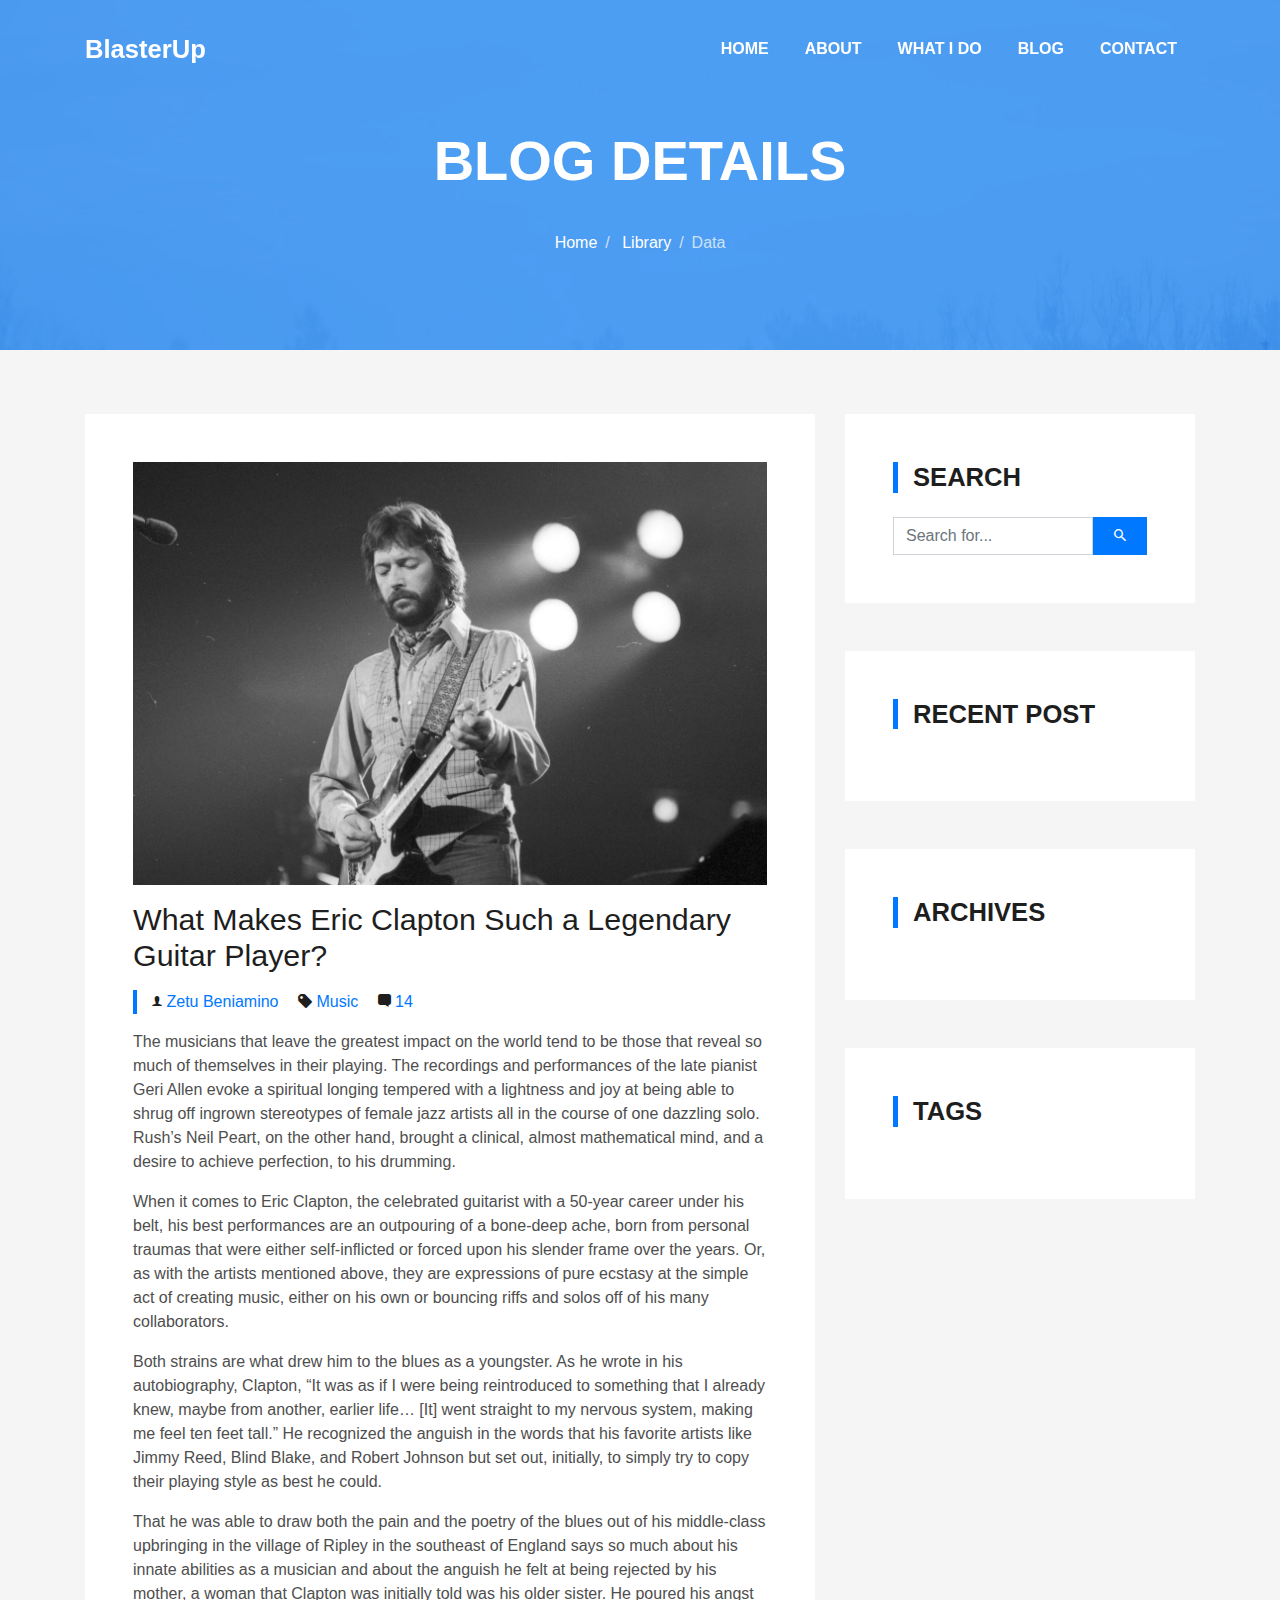
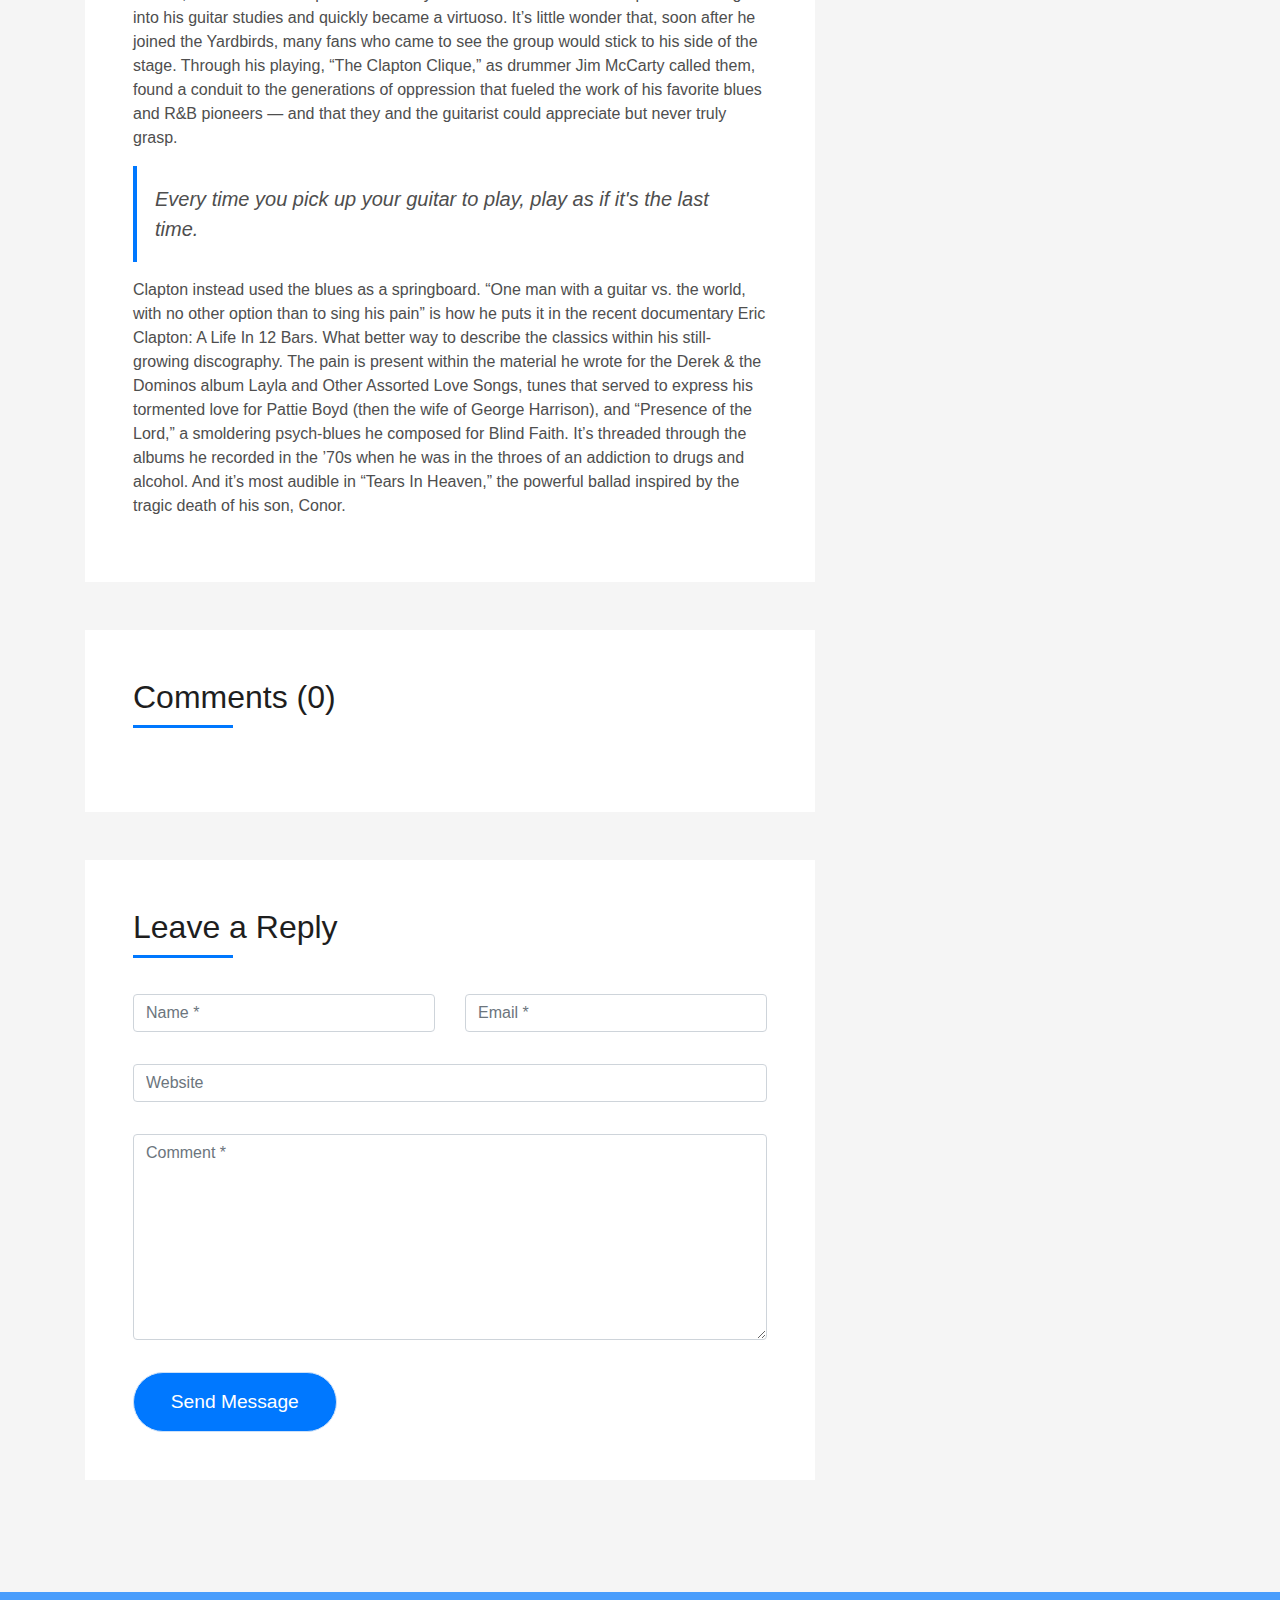
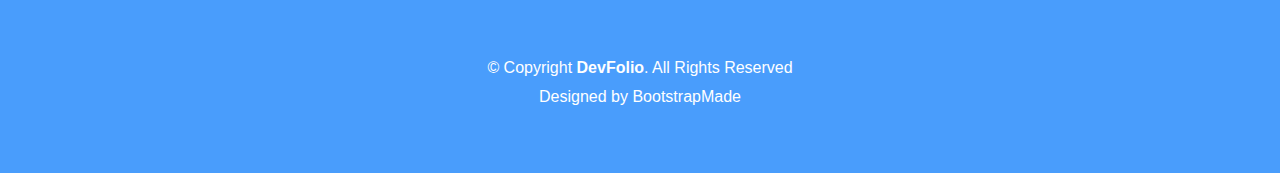
<file: blog-single.html>
<!DOCTYPE html>
<html lang="en">

<head>
  <meta charset="utf-8">
  <title>DevFolio Bootstrap Template</title>
  <meta content="width=device-width, initial-scale=1.0" name="viewport">
  <meta content="" name="keywords">
  <meta content="" name="description">

  <!-- Favicons -->
  <link href="img/favicon.png" rel="icon">
  <link href="img/apple-touch-icon.png" rel="apple-touch-icon">

  <!-- Bootstrap CSS File -->
  <link href="lib/bootstrap/css/bootstrap.min.css" rel="stylesheet">

  <!-- Libraries CSS Files -->
  <link href="lib/font-awesome/css/font-awesome.min.css" rel="stylesheet">
  <link href="lib/animate/animate.min.css" rel="stylesheet">
  <link href="lib/ionicons/css/ionicons.min.css" rel="stylesheet">
  <link href="lib/owlcarousel/assets/owl.carousel.min.css" rel="stylesheet">
  <link href="lib/lightbox/css/lightbox.min.css" rel="stylesheet">

  <!-- Main Stylesheet File -->
  <link href="css/style.css" rel="stylesheet">

  <!-- =======================================================
    Theme Name: DevFolio
    Theme URL: https://bootstrapmade.com/devfolio-bootstrap-portfolio-html-template/
    Author: BootstrapMade.com
    License: https://bootstrapmade.com/license/
  ======================================================= -->
</head>

<body>
  <!--/ Nav Star /-->
  <nav class="navbar navbar-b navbar-trans navbar-expand-md fixed-top" id="mainNav">
    <div class="container">
      <a class="navbar-brand js-scroll" href="#page-top">BlasterUp</a>
      <button class="navbar-toggler collapsed" type="button" data-toggle="collapse" data-target="#navbarDefault" aria-controls="navbarDefault" aria-expanded="false" aria-label="Toggle navigation">
        <span></span>
        <span></span>
        <span></span>
      </button>
      <div class="navbar-collapse collapse justify-content-end" id="navbarDefault">
        <ul class="navbar-nav">
          <li class="nav-item">
            <a class="nav-link js-scroll" href="index.html">Home</a>
          </li>
          <li class="nav-item">
            <a class="nav-link js-scroll" href="#">About</a>
          </li>
          <li class="nav-item">
            <a class="nav-link js-scroll" href="#">What I do</a>
          </li>
          <!-- <li class="nav-item">
            <a class="nav-link js-scroll" href="#">Work</a>
          </li> -->
          <li class="nav-item">
            <a class="nav-link js-scroll" href="#">Blog</a>
          </li>
          <li class="nav-item">
            <a class="nav-link js-scroll" href="#">Contact</a>
          </li>
        </ul>
      </div>
    </div>
  </nav>
  <!--/ Nav End /-->

  <!--/ Intro Skew Star /-->
  <div class="intro intro-single route bg-image" style="background-image: url(img/overlay-bg.jpg)">
    <div class="overlay-mf"></div>
    <div class="intro-content display-table">
      <div class="table-cell">
        <div class="container">
          <h2 class="intro-title mb-4">Blog Details</h2>
          <ol class="breadcrumb d-flex justify-content-center">
            <li class="breadcrumb-item">
              <a href="#">Home</a>
            </li>
            <li class="breadcrumb-item">
              <a href="#">Library</a>
            </li>
            <li class="breadcrumb-item active">Data</li>
          </ol>
        </div>
      </div>
    </div>
  </div>
  <!--/ Intro Skew End /-->

  <!--/ Section Blog-Single Star /-->
  <section class="blog-wrapper sect-pt4" id="blog">
    <div class="container">
      <div class="row">
        <div class="col-md-8">
          <div class="post-box">
            <div class="post-thumb">
              <img src="img/post-1.jpg" class="img-fluid" alt="">
            </div>
            <div class="post-meta">
              <h1 class="article-title">What Makes Eric Clapton Such a Legendary Guitar Player?</h1>
              <ul>
                <li>
                  <span class="ion-ios-person"></span>
                  <a href="#">Zetu Beniamino</a>
                </li>
                <li>
                  <span class="ion-pricetag"></span>
                  <a href="#">Music</a>
                </li>
                <li>
                  <span class="ion-chatbox"></span>
                  <a href="#">14</a>
                </li>
              </ul>
            </div>
            <div class="article-content">
              <p>
                The musicians that leave the greatest impact on the world tend to be those that reveal so much of themselves in their playing. The recordings and performances of the late pianist Geri Allen evoke a spiritual longing tempered with a lightness and joy at being able to shrug off ingrown stereotypes of female jazz artists all in the course of one dazzling solo. Rush’s Neil Peart, on the other hand, brought a clinical, almost mathematical mind, and a desire to achieve perfection, to his drumming.
              </p>
              <p>
                When it comes to Eric Clapton, the celebrated guitarist with a 50-year career under his belt, his best performances are an outpouring of a bone-deep ache, born from personal traumas that were either self-inflicted or forced upon his slender frame over the years. Or, as with the artists mentioned above, they are expressions of pure ecstasy at the simple act of creating music, either on his own or bouncing riffs and solos off of his many collaborators.
              </p>
              <p>
                Both strains are what drew him to the blues as a youngster. As he wrote in his autobiography, Clapton, “It was as if I were being reintroduced to something that I already knew, maybe from another, earlier life… [It] went straight to my nervous system, making me feel ten feet tall.” He recognized the anguish in the words that his favorite artists like Jimmy Reed, Blind Blake, and Robert Johnson but set out, initially, to simply try to copy their playing style as best he could.
              </p>
              <p>
                That he was able to draw both the pain and the poetry of the blues out of his middle-class upbringing in the village of Ripley in the southeast of England says so much about his innate abilities as a musician and about the anguish he felt at being rejected by his mother, a woman that Clapton was initially told was his older sister. He poured his angst into his guitar studies and quickly became a virtuoso. It’s little wonder that, soon after he joined the Yardbirds, many fans who came to see the group would stick to his side of the stage. Through his playing, “The Clapton Clique,” as drummer Jim McCarty called them, found a conduit to the generations of oppression that fueled the work of his favorite blues and R&B pioneers — and that they and the guitarist could appreciate but never truly grasp.
              </p>
              <blockquote class="blockquote">
                <p class="mb-0">Every time you pick up your guitar to play, play as if it's the last time.</p>
              </blockquote>
              <p>
                Clapton instead used the blues as a springboard. “One man with a guitar vs. the world, with no other option than to sing his pain” is how he puts it in the recent documentary Eric Clapton: A Life In 12 Bars. What better way to describe the classics within his still-growing discography. The pain is present within the material he wrote for the Derek & the Dominos album Layla and Other Assorted Love Songs, tunes that served to express his tormented love for Pattie Boyd (then the wife of George Harrison), and “Presence of the Lord,” a smoldering psych-blues he composed for Blind Faith. It’s threaded through the albums he recorded in the ’70s when he was in the throes of an addiction to drugs and alcohol. And it’s most audible in “Tears In Heaven,” the powerful ballad inspired by the tragic death of his son, Conor.
              </p>
            </div>
          </div>
          <div class="box-comments">
            <div class="title-box-2">
              <h4 class="title-comments title-left">Comments (0)</h4>
            </div>
          </div>
          <div class="form-comments">
            <div class="title-box-2">
              <h3 class="title-left">
                Leave a Reply
              </h3>
            </div>
            <form class="form-mf">
              <div class="row">
                <div class="col-md-6 mb-3">
                  <div class="form-group">
                    <input type="text" class="form-control input-mf" id="inputName" placeholder="Name *" required>
                  </div>
                </div>
                <div class="col-md-6 mb-3">
                  <div class="form-group">
                    <input type="email" class="form-control input-mf" id="inputEmail1" placeholder="Email *" required>
                  </div>
                </div>
                <div class="col-md-12 mb-3">
                  <div class="form-group">
                    <input type="url" class="form-control input-mf" id="inputUrl" placeholder="Website">
                  </div>
                </div>
                <div class="col-md-12 mb-3">
                  <div class="form-group">
                    <textarea id="textMessage" class="form-control input-mf" placeholder="Comment *" name="message" cols="45" rows="8" required></textarea>
                  </div>
                </div>
                <div class="col-md-12">
                  <button type="submit" class="button button-a button-big button-rouded">Send Message</button>
                </div>
              </div>
            </form>
          </div>
        </div>
        <div class="col-md-4">
          <div class="widget-sidebar sidebar-search">
            <h5 class="sidebar-title">Search</h5>
            <div class="sidebar-content">
              <form>
                <div class="input-group">
                  <input type="text" class="form-control" placeholder="Search for..." aria-label="Search for...">
                  <span class="input-group-btn">
                    <button class="btn btn-secondary btn-search" type="button">
                      <span class="ion-android-search"></span>
                    </button>
                  </span>
                </div>
              </form>
            </div>
          </div>
          <div class="widget-sidebar">
            <h5 class="sidebar-title">Recent Post</h5>
            <div class="sidebar-content">
            </div>
          </div>
          <div class="widget-sidebar">
            <h5 class="sidebar-title">Archives</h5>
            <div class="sidebar-content">
              <ul class="list-sidebar">
              </ul>
            </div>
          </div>
          <div class="widget-sidebar widget-tags">
            <h5 class="sidebar-title">Tags</h5>
            <div class="sidebar-content">
              <ul>
              </ul>
            </div>
          </div>
        </div>
      </div>
    </div>
  </section>
  <!--/ Section Blog-Single End /-->

  <!--/ Section Contact-Footer Star /-->
  <section class="paralax-mf footer-paralax bg-image sect-mt4 route" style="background-image: url(img/overlay-bg.jpg)">
    <div class="overlay-mf"></div>
    <footer>
      <div class="container">
        <div class="row">
          <div class="col-sm-12">
            <div class="copyright-box">
              <p class="copyright">&copy; Copyright <strong>DevFolio</strong>. All Rights Reserved</p>
              <div class="credits">
                <!--
                  All the links in the footer should remain intact.
                  You can delete the links only if you purchased the pro version.
                  Licensing information: https://bootstrapmade.com/license/
                  Purchase the pro version with working PHP/AJAX contact form: https://bootstrapmade.com/buy/?theme=DevFolio
                -->
                Designed by <a href="https://bootstrapmade.com/">BootstrapMade</a>
              </div>
            </div>
          </div>
        </div>
      </div>
    </footer>
  </section>
  <!--/ Section Contact-footer End /-->

  <a href="#" class="back-to-top"><i class="fa fa-chevron-up"></i></a>
  <div id="preloader"></div>

  <!-- JavaScript Libraries -->
  <script src="lib/jquery/jquery.min.js"></script>
  <script src="lib/jquery/jquery-migrate.min.js"></script>
  <script src="lib/popper/popper.min.js"></script>
  <script src="lib/bootstrap/js/bootstrap.min.js"></script>
  <script src="lib/easing/easing.min.js"></script>
  <script src="lib/counterup/jquery.waypoints.min.js"></script>
  <script src="lib/counterup/jquery.counterup.js"></script>
  <script src="lib/owlcarousel/owl.carousel.min.js"></script>
  <script src="lib/lightbox/js/lightbox.min.js"></script>
  <script src="lib/typed/typed.min.js"></script>
  <!-- Contact Form JavaScript File -->
  <script src="contactform/contactform.js"></script>

  <!-- Template Main Javascript File -->
  <script src="js/main.js"></script>

</body>

</html>
</file>
<file: css/style.css>
/*
  Theme Name: DevFolio
  Theme URL: https://bootstrapmade.com/devfolio-bootstrap-portfolio-html-template/
  Author: BootstrapMade.com
  License: https://bootstrapmade.com/license/
*/

/*======================================
//--//-->   STYLES GENERALES
======================================*/

body {
  background-color: #f5f5f5;
  color: #4e4e4e;
}

h1, h2, h3, h4, h5, h6 {
  color: #1e1e1e;
}

a {
  color: #1e1e1e;
  transition: all 0.5s ease-in-out;
}

a:hover {
  color: #0078ff;
  text-decoration: none;
  transition: all 0.5s ease-in-out;
}

.p-r {
  position: relative;
}

.color-a {
  color: #0078ff;
}

.color-d {
  color: #f5f5f5;
}

.color-text-a {
  color: #4e4e4e;
}

.box-shadow, .paralax-mf, .service-box, .work-box, .card-blog {
  box-shadow: 0 13px 8px -10px rgba(0, 0, 0, 0.1);
}

.box-shadow-a, .button:hover {
  box-shadow: 0 0 0 4px #cde1f8;
}

.display-5 {
  font-size: 2.5rem;
  font-weight: 300;
  line-height: 1.1;
}

.display-6 {
  font-size: 2rem;
  font-weight: 300;
  line-height: 1.1;
}

.avatar {
  width: 32px;
  height: 32px;
  margin-right: 4px;
  overflow: hidden;
}

.bg-image {
  background-repeat: no-repeat;
  background-attachment: fixed;
  background-size: cover;
  background-position: center center;
}

.overlay-mf {
  background-color: #0078ff;
}

.overlay-mf {
  position: absolute;
  top: 0;
  left: 0px;
  padding: 0;
  height: 100%;
  width: 100%;
  opacity: .7;
}

.paralax-mf {
  position: relative;
  padding: 8rem 0;
}

.display-table {
  width: 100%;
  height: 100%;
  display: table;
}

.table-cell {
  display: table-cell;
  vertical-align: middle;
}

/*--/ Sections /--*/

.sect-4 {
  padding: 4rem 0;
}

.sect-pt4 {
  padding-top: 4rem;
}

.sect-mt4 {
  margin-top: 4rem;
}

/*--/ Title s /--*/

.title-s {
  font-weight: 600;
  color: #1e1e1e;
  font-size: 1.1rem;
}

/*--/ Title A /--*/

.title-box {
  margin-bottom: 4rem;
}

.title-a {
  font-size: 3rem;
  font-weight: bold;
  text-transform: uppercase;
}

.subtitle-a {
  color: #4e4e4e;
}

.line-mf {
  width: 40px;
  height: 5px;
  background-color: #0078ff;
  margin: 0 auto;
}

/*--/ Title Left /--*/

.title-box-2 {
  margin-bottom: 3rem;
}

.title-left {
  font-size: 2rem;
  position: relative;
}

.title-left:before {
  content: '';
  position: absolute;
  height: 3px;
  background-color: #0078ff;
  width: 100px;
  bottom: -12px;
}

/*------/ Box /------*/

.box-pl2 {
  padding-left: 2rem;
}

.box-shadow-full {
  padding: 3rem 1.25rem;
  position: relative;
  background-color: #fff;
  margin-bottom: 3rem;
  z-index: 2;
  box-shadow: 0 1px 1px 0 rgba(0, 0, 0, 0.06), 0 2px 5px 0 rgba(0, 0, 0, 0.2);
}

/*------/ Socials /------*/

.socials {
  padding: 1.5rem 0;
}

.socials ul li {
  display: inline-block;
}

.socials .ico-circle {
  height: 40px;
  width: 40px;
  font-size: 1.7rem;
  border-radius: 50%;
  line-height: 1.4;
  margin: 0 15px 0 0;
  box-shadow: 0 0 0 3px #0078ff;
  transition: all 500ms ease;
}

.socials .ico-circle:hover {
  background-color: #0078ff;
  color: #fff;
  box-shadow: 0 0 0 3px #cde1f8;
  transition: all 500ms ease;
}

/*------/ Ul resect /------*/

.ul-resect, .socials ul, .list-ico, .blog-wrapper .post-meta ul, .box-comments .list-comments, .widget-sidebar .list-sidebar, .widget-tags ul {
  list-style: none;
  padding-left: 0;
  margin-bottom: 0;
}

.list-ico {
  line-height: 2;
}

.list-ico span {
  color: #0078ff;
  margin-right: 10px;
}

/*------/ Ico Circle /------*/

.ico-circle {
  height: 100px;
  width: 100px;
  font-size: 2rem;
  border-radius: 50%;
  line-height: 1.55;
  margin: 0 auto;
  text-align: center;
  box-shadow: 0 0 0 10px #0078ff;
  display: block;
}

/*------/ Owl Carousel /------*/

.owl-theme .owl-dots {
  text-align: center;
  margin-top: 18px;
}

.owl-theme .owl-dots .owl-dot {
  display: inline-block;
}

.owl-theme .owl-dots .owl-dot span {
  width: 18px;
  height: 7px;
  margin: 5px 5px;
  background: #cde1f8;
  border: 0px solid #cde1f8;
  display: block;
  transition: all 0.6s ease-in-out;
  cursor: pointer;
}

.owl-theme .owl-dots .owl-dot:hover span {
  background-color: #cde1f8;
}

.owl-theme .owl-dots .owl-dot.active span {
  background-color: #1B1B1B;
  width: 25px;
}

/*--/ Scrolltop s /--*/

.scrolltop-mf {
  position: relative;
  display: none;
}

.scrolltop-mf span {
  z-index: 999;
  position: fixed;
  width: 42px;
  height: 42px;
  background-color: #0078ff;
  opacity: .7;
  font-size: 1.6rem;
  line-height: 1.5;
  text-align: center;
  color: #fff;
  top: auto;
  left: auto;
  right: 30px;
  bottom: 50px;
  cursor: pointer;
  border-radius: 50%;
}

/* Back to top button */

.back-to-top {
  position: fixed;
  display: none;
  background: #0078ff;
  color: #fff;
  width: 44px;
  height: 44px;
  text-align: center;
  line-height: 1;
  font-size: 16px;
  border-radius: 50%;
  right: 15px;
  bottom: 15px;
  transition: background 0.5s;
  z-index: 11;
}

.back-to-top i {
  padding-top: 12px;
  color: #fff;
}

/* Prelaoder */

#preloader {
  position: fixed;
  top: 0;
  left: 0;
  right: 0;
  bottom: 0;
  z-index: 9999;
  overflow: hidden;
  background: #fff;
}

#preloader:before {
  content: "";
  position: fixed;
  top: calc(50% - 30px);
  left: calc(50% - 30px);
  border: 6px solid #f2f2f2;
  border-top: 6px solid #0078ff;
  border-radius: 50%;
  width: 60px;
  height: 60px;
  -webkit-animation: animate-preloader 1s linear infinite;
  animation: animate-preloader 1s linear infinite;
}

@-webkit-keyframes animate-preloader {
  0% {
    -webkit-transform: rotate(0deg);
    transform: rotate(0deg);
  }
  100% {
    -webkit-transform: rotate(360deg);
    transform: rotate(360deg);
  }
}

@keyframes animate-preloader {
  0% {
    -webkit-transform: rotate(0deg);
    transform: rotate(0deg);
  }
  100% {
    -webkit-transform: rotate(360deg);
    transform: rotate(360deg);
  }
}

/*======================================
//--//-->   NAVBAR
======================================*/

.navbar-b {
  transition: all .5s ease-in-out;
  background-color: transparent;
  padding-top: 1.563rem;
  padding-bottom: 1.563rem;
}

.navbar-b.navbar-reduce {
  box-shadow: 0px 6px 9px 0px rgba(0, 0, 0, 0.06);
}

.navbar-b.navbar-trans .nav-item, .navbar-b.navbar-reduce .nav-item {
  position: relative;
  padding-right: 10px;
  padding-left: 0;
}

.navbar-b.navbar-trans .nav-link, .navbar-b.navbar-reduce .nav-link {
  color: #fff;
  text-transform: uppercase;
  font-weight: 600;
}

.navbar-b.navbar-trans .nav-link:before, .navbar-b.navbar-reduce .nav-link:before {
  content: '';
  position: absolute;
  margin-left: 0px;
  width: 0%;
  bottom: 0;
  left: 0;
  height: 2px;
  transition: all 500ms ease;
}

.navbar-b.navbar-trans .nav-link:hover, .navbar-b.navbar-reduce .nav-link:hover {
  color: #1B1B1B;
}

.navbar-b.navbar-trans .nav-link:hover:before, .navbar-b.navbar-reduce .nav-link:hover:before {
  width: 35px;
}

.navbar-b.navbar-trans .show>.nav-link:before, .navbar-b.navbar-trans .active>.nav-link:before, .navbar-b.navbar-trans .nav-link.show:before, .navbar-b.navbar-trans .nav-link.active:before, .navbar-b.navbar-reduce .show>.nav-link:before, .navbar-b.navbar-reduce .active>.nav-link:before, .navbar-b.navbar-reduce .nav-link.show:before, .navbar-b.navbar-reduce .nav-link.active:before {
  width: 35px;
}

.navbar-b.navbar-trans .nav-link:before {
  background-color: #fff;
}

.navbar-b.navbar-trans .nav-link:hover {
  color: #fff;
}

.navbar-b.navbar-trans .show>.nav-link, .navbar-b.navbar-trans .active>.nav-link, .navbar-b.navbar-trans .nav-link.show, .navbar-b.navbar-trans .nav-link.active {
  color: #fff;
}

.navbar-b.navbar-reduce {
  transition: all .5s ease-in-out;
  background-color: #fff;
  padding-top: 15px;
  padding-bottom: 15px;
}

.navbar-b.navbar-reduce .nav-link {
  color: #0078ff;
}

.navbar-b.navbar-reduce .nav-link:before {
  background-color: #0078ff;
}

.navbar-b.navbar-reduce .nav-link:hover {
  color: #0078ff;
}

.navbar-b.navbar-reduce .show>.nav-link, .navbar-b.navbar-reduce .active>.nav-link, .navbar-b.navbar-reduce .nav-link.show, .navbar-b.navbar-reduce .nav-link.active {
  color: #0078ff;
}

.navbar-b.navbar-reduce .navbar-brand {
  color: #0078ff;
}

.navbar-b.navbar-reduce .navbar-toggler span {
  background-color: #1B1B1B;
}

.navbar-b .navbar-brand {
  color: #fff;
  font-size: 1.6rem;
  font-weight: 600;
}

.navbar-b .navbar-nav .dropdown-item.show .dropdown-menu, .navbar-b .dropdown.show .dropdown-menu, .navbar-b .dropdown-btn.show .dropdown-menu {
  -webkit-transform: translate3d(0px, 0px, 0px);
  transform: translate3d(0px, 0px, 0px);
  visibility: visible !important;
}

.navbar-b .dropdown-menu {
  margin: 1.12rem 0 0;
  border-radius: 0;
}

.navbar-b .dropdown-menu .dropdown-item {
  padding: .7rem 1.7rem;
  transition: all 500ms ease;
}

.navbar-b .dropdown-menu .dropdown-item:hover {
  background-color: #0078ff;
  color: #fff;
  transition: all 500ms ease;
}

.navbar-b .dropdown-menu .dropdown-item.active {
  background-color: #0078ff;
}

/*--/ Hamburger Navbar /--*/

.navbar-toggler {
  position: relative;
}

.navbar-toggler:focus, .navbar-toggler:active {
  outline: 0;
}

.navbar-toggler span {
  display: block;
  background-color: #fff;
  height: 3px;
  width: 25px;
  margin-top: 4px;
  margin-bottom: 4px;
  -webkit-transform: rotate(0deg);
  transform: rotate(0deg);
  left: 0;
  opacity: 1;
}

.navbar-toggler span:nth-child(1), .navbar-toggler span:nth-child(3) {
  transition: -webkit-transform .35s ease-in-out;
  transition: transform .35s ease-in-out;
  transition: transform .35s ease-in-out, -webkit-transform .35s ease-in-out;
}

.navbar-toggler:not(.collapsed) span:nth-child(1) {
  position: absolute;
  left: 12px;
  top: 10px;
  -webkit-transform: rotate(135deg);
  transform: rotate(135deg);
  opacity: 0.9;
}

.navbar-toggler:not(.collapsed) span:nth-child(2) {
  height: 12px;
  visibility: hidden;
  background-color: transparent;
}

.navbar-toggler:not(.collapsed) span:nth-child(3) {
  position: absolute;
  left: 12px;
  top: 10px;
  -webkit-transform: rotate(-135deg);
  transform: rotate(-135deg);
  opacity: 0.9;
}

/*======================================
//--//-->   INTRO
======================================*/

.intro {
  height: 100vh;
  position: relative;
  color: #fff;
}

.intro .intro-content {
  text-align: center;
  position: absolute;
}

.intro .overlay-itro {
  background-color: rgba(0, 0, 0, 0.6);
  position: absolute;
  top: 0;
  left: 0px;
  padding: 0;
  height: 100%;
  width: 100%;
  opacity: .9;
}

.intro .intro-title {
  color: #fff;
  font-weight: 600;
  font-size: 3rem;
}

.intro .intro-subtitle {
  font-size: 1.5rem;
  font-weight: 300;
}

.intro .text-slider-items {
  display: none;
}

.intro-single {
  height: 350px;
}

.intro-single .intro-content {
  margin-top: 30px;
}

.intro-single .intro-title {
  text-transform: uppercase;
  font-size: 3rem;
}

.intro-single .breadcrumb {
  background-color: transparent;
  color: #0078ff;
}

.intro-single .breadcrumb .breadcrumb-item:before {
  color: #cde1f8;
}

.intro-single .breadcrumb .breadcrumb-item.active {
  color: #cde1f8;
}

.intro-single .breadcrumb a {
  color: #fff;
}

/*======================================
//--//-->   ABOUT
======================================*/

.about-mf .box-shadow-full {
  padding-top: 4rem;
  padding-bottom: 4rem;
}

.about-mf .about-img {
  margin-bottom: 2rem;
}

.about-mf .about-img img {
  margin-left: 10px;
}

.skill-mf span {
  color: #4e4e4e;
}

.skill-mf .progress {
  background-color: #cde1f8;
  margin: .5rem 0 1.2rem 0;
  border-radius: 0;
  height: .7rem;
}

.skill-mf .progress .progress-bar {
  height: .7rem;
  background-color: #0078ff;
}

/*======================================
//--//-->   SERVICES
======================================*/

.service-box {
  background-color: #fff;
  padding: 2.5rem 1.3rem;
  border-radius: 1rem;
  margin-bottom: 3rem;
}

.service-box:hover .ico-circle {
  transition: all 500ms ease;
  color: #fff;
  background-color: #0078ff;
  box-shadow: 0 0 0 10px #cde1f8;
}

.service-box .service-ico {
  margin-bottom: 1rem;
  color: #1e1e1e;
}

.service-box .ico-circle {
  transition: all 500ms ease;
  font-size: 4rem;
}

.service-box .s-title {
  font-size: 1.4rem;
  text-transform: uppercase;
  text-align: center;
  padding: .4rem 0;
}

.service-box .s-description {
  color: #4e4e4e;
}

/*======================================
//--//-->   COUNTER
======================================*/

.counter-box {
  color: #fff;
  text-align: center;
}

.counter-ico {
  margin-bottom: 1rem;
}

.counter-ico .ico-circle {
  height: 60px;
  width: 60px;
  line-height: 1.8;
  box-shadow: 0 0 0 10px #cde1f8;
}

.counter-num .counter {
  font-size: 2rem;
  margin-bottom: 0;
}

/*======================================
//--//-->   PORTFOLIO
======================================*/

.work-box {
  margin-bottom: 3rem;
  -webkit-backface-visibility: hidden;
  backface-visibility: hidden;
  background-color: #fff;
}

.work-box:hover img {
  -webkit-transform: scale(1.3);
  transform: scale(1.3);
}

.work-img {
  display: block;
  overflow: hidden;
}

.work-img img {
  transition: all 1s;
}

.work-content {
  padding: 2rem 3% 1rem 4%;
}

.work-content .w-more {
  color: #4e4e4e;
  font-size: .8rem;
}

.work-content .w-more .w-ctegory {
  color: #0078ff;
}

.work-content .w-like {
  font-size: 2.5rem;
  color: #0078ff;
  float: right;
}

.work-content .w-like a {
  color: #0078ff;
}

.work-content .w-like .num-like {
  font-size: .7rem;
}

.w-title {
  font-size: 1.2rem;
}

/*======================================
//--//-->   TESTIMONIALS
======================================*/

.testimonials .owl-carousel .owl-item img {
  width: auto;
}

.testimonial-box {
  color: #fff;
  text-align: center;
}

.testimonial-box .author-test {
  margin-top: 1rem;
}

.testimonial-box .author-test img {
  margin: 0 auto;
}

.testimonial-box .author {
  color: #fff;
  text-transform: uppercase;
  font-weight: 600;
  margin: 1rem 0;
  display: block;
  font-size: 1.4rem;
}

.testimonial-box .comit {
  font-size: 2rem;
  color: #0078ff;
  background-color: #fff;
  width: 52px;
  height: 52px;
  display: block;
  margin: 0 auto;
  border-radius: 50%;
  line-height: 1.6;
}

/*======================================
//--//-->   BLOG
======================================*/

.card-blog .card-body {
  position: relative;
}

.card-blog .card-category-box {
  position: absolute;
  text-align: center;
  top: -16px;
  left: 15px;
  right: 15px;
  line-height: 25px;
  overflow: hidden;
}

.card-blog .card-category {
  display: inline-block;
  color: #fff;
  padding: 0 15px 5px;
  overflow: hidden;
  background-color: #0078ff;
  border-radius: 4px;
}

.card-blog .card-category .category {
  color: #fff;
  display: inline-block;
  text-transform: uppercase;
  font-size: .7rem;
  letter-spacing: .1px;
  margin-bottom: 0;
}

.card-blog .card-title {
  font-size: 1.3rem;
  margin-top: .6rem;
}

.card-blog .card-description {
  color: #4e4e4e;
}

.card-blog .post-author {
  display: inline-block;
}

.card-blog .post-date {
  color: #4e4e4e;
  display: inline-block;
  float: right;
}

/*======================================
//--//-->   BLOG-SINGLE
======================================*/

.post-box, .form-comments, .box-comments, .widget-sidebar {
  padding: 2rem;
  background-color: #fff;
  margin-bottom: 3rem;
}

.blog-wrapper .article-title {
  font-size: 1.5rem;
}

.blog-wrapper .post-meta {
  margin: 1rem 0;
}

.blog-wrapper .post-meta ul {
  border-left: 4px solid #0078ff;
  margin-top: 1rem;
}

.blog-wrapper .post-meta ul li {
  display: inline-block;
  margin-left: 15px;
}

.blog-wrapper .post-meta ul a {
  color: #0078ff;
}

.blog-wrapper .post-meta ul span {
  color: #1e1e1e;
}

.blog-wrapper .blockquote {
  border-left: 4px solid #0078ff;
  padding: 18px;
  font-style: italic;
}

/*------/ Comments /------*/

.box-comments .list-comments li {
  padding-bottom: 40px;
}

.box-comments .list-comments .comment-avatar {
  display: table-cell;
  vertical-align: top;
}

.box-comments .list-comments .comment-avatar img {
  width: 80px;
  height: 80px;
}

.box-comments .list-comments .comment-author {
  font-size: 1.3rem;
}

.box-comments .list-comments .comment-details {
  display: table-cell;
  vertical-align: top;
  padding-left: 25px;
}

.box-comments .list-comments a {
  color: #0078ff;
}

.box-comments .list-comments span {
  color: #1e1e1e;
  font-style: italic;
}

.box-comments .comment-children {
  margin-left: 40px;
}

/*------/ Sidebar /------*/

.widget-sidebar .sidebar-title {
  font-size: 1.6rem;
  font-weight: 600;
  border-left: 5px solid #0078ff;
  padding-left: 15px;
  text-transform: uppercase;
  margin-bottom: 1.5rem;
}

.widget-sidebar .list-sidebar li {
  position: relative;
  padding: 6px 0 6px 24px;
}

.widget-sidebar .list-sidebar li:before {
  position: absolute;
  content: "";
  width: 10px;
  height: 1px;
  left: 0;
  background-color: #0078ff;
  top: 20px;
}

.sidebar-search input {
  background-color: #fff;
  border-radius: 0;
  transition: all 0.5s ease-in-out;
}

.sidebar-search .btn-search {
  background-color: #0078ff;
  border-color: #0078ff;
  border-radius: 0;
  padding-left: 20px;
  padding-right: 20px;
}

.widget-tags ul li {
  display: inline-block;
  background-color: #0078ff;
  padding: .2rem .6rem;
  margin-bottom: .5rem;
  border-radius: 15px;
}

.widget-tags ul li a {
  color: #fff;
}

/*======================================
//--//-->   CONTACT
======================================*/

.footer-paralax {
  padding: 4rem 0 0 0;
}

.contact-mf {
  margin-top: 4rem;
}

/*======================================
//--//-->   FOOTER
======================================*/

footer {
  text-align: center;
  color: #fff;
  padding-bottom: 4rem;
}

footer .copyright {
  margin-bottom: .3rem;
}

footer .credits {
  margin-bottom: 0;
}

footer .credits a {
  color: #fff;
}

/*======================================
//--//-->   CONtaCT FORM
======================================*/

#sendmessage {
  color: #0078ff;
  border: 1px solid #0078ff;
  display: none;
  text-align: center;
  padding: 15px;
  font-weight: 600;
  margin-bottom: 15px;
}

#errormessage {
  color: red;
  display: none;
  border: 1px solid red;
  text-align: center;
  padding: 15px;
  font-weight: 600;
  margin-bottom: 15px;
}

#sendmessage.show, #errormessage.show, .show {
  display: block;
}

.validation {
  color: red;
  display: none;
  margin: 0 0 20px;
  font-weight: 400;
  font-size: 13px;
}

/*======================================
//--//-->   BUTTON
======================================*/

.button {
  display: inline-block;
  padding: .3rem .6rem;
  text-align: center;
  vertical-align: middle;
  -webkit-user-select: none;
  -moz-user-select: none;
  -ms-user-select: none;
  user-select: none;
  font-size: 1rem;
  border-radius: .3rem;
  border: 1px solid transparent;
  transition: all 500ms ease;
  cursor: pointer;
}

.button:focus {
  outline: 0;
}

.button:hover {
  background-color: #0062d3;
  color: #fff;
  transition: all 500ms ease;
}

.button-a {
  background-color: #0078ff;
  color: #fff;
  border-color: #cde1f8;
}

.button-big {
  padding: .9rem 2.3rem;
  font-size: 1.2rem;
}

.button-rouded {
  border-radius: 5rem;
}

.btn-lg {
  padding: .5rem 1rem;
  font-size: 1.25rem;
  line-height: 1.5;
  border-radius: .3rem;
}

@media (min-width: 577px) {
  .counter-box {
    margin-bottom: 1.8rem;
  }
}

@media (min-width: 767px) {
  .about-mf .box-pl2 {
    margin-top: 3rem;
    padding-left: 0rem;
  }
  .card-blog {
    margin-bottom: 3rem;
  }
  .contact-mf .box-pl2 {
    margin-top: 3rem;
    padding-left: 0rem;
  }
}

@media (min-width: 768px) {
  .box-shadow-full {
    padding: 3rem;
  }
  .navbar-b.navbar-trans .nav-item, .navbar-b.navbar-reduce .nav-item {
    padding-left: 10px;
  }
  .navbar-b.navbar-trans .nav-link:before, .navbar-b.navbar-reduce .nav-link:before {
    margin-left: 18px;
  }
  .intro .intro-title {
    font-size: 4.5rem;
  }
  .intro .intro-subtitle {
    font-size: 2.5rem;
  }
  .intro-single .intro-title {
    font-size: 3.5rem;
  }
  .testimonial-box .description {
    padding: 0 5rem;
  }
  .post-box, .form-comments, .box-comments, .widget-sidebar {
    padding: 3rem;
  }
  .blog-wrapper .article-title {
    font-size: 1.9rem;
  }
  .box-comments .list-comments .comment-author {
    font-size: 1.5rem;
  }
}

@media (min-width: 992px) {
  .testimonial-box .description {
    padding: 0 8rem;
  }
}

@media (min-width: 1200px) {
  .testimonial-box .description {
    padding: 0 13rem;
  }
}

@media (max-width: 1024px) {
  .bg-image {
    background-attachment: scroll;
  }
}

@media (max-width: 768px) {
  .back-to-top {
    bottom: 15px;
  }
}

.intro-title:hover {
  font-size: 7rem;
  transform: rotate(15deg);
}
</file>
<file: Personal Website - Beni/DevFolio/css/style.css>
/*
  Theme Name: DevFolio
  Theme URL: https://bootstrapmade.com/devfolio-bootstrap-portfolio-html-template/
  Author: BootstrapMade.com
  License: https://bootstrapmade.com/license/
*/

/*======================================
//--//-->   STYLES GENERALES
======================================*/

body {
  background-color: #f5f5f5;
  color: #4e4e4e;
}

h1,
h2,
h3,
h4,
h5,
h6 {
  color: #1e1e1e;
}

a {
  color: #1e1e1e;
  transition: all 0.5s ease-in-out;
}

a:hover {
  color: #0078ff;
  text-decoration: none;
  transition: all 0.5s ease-in-out;
}

.p-r {
  position: relative;
}

.color-a {
  color: #0078ff;
}

.color-d {
  color: #f5f5f5;
}

.color-text-a {
  color: #4e4e4e;
}

.box-shadow,
.paralax-mf,
.service-box,
.work-box,
.card-blog {
  box-shadow: 0 13px 8px -10px rgba(0, 0, 0, 0.1);
}

.box-shadow-a,
.button:hover {
  box-shadow: 0 0 0 4px #cde1f8;
}

.display-5 {
  font-size: 2.5rem;
  font-weight: 300;
  line-height: 1.1;
}

.display-6 {
  font-size: 2rem;
  font-weight: 300;
  line-height: 1.1;
}

.avatar {
  width: 32px;
  height: 32px;
  margin-right: 4px;
  overflow: hidden;
}

.bg-image {
  background-repeat: no-repeat;
  background-attachment: fixed;
  background-size: cover;
  background-position: center center;
}

.overlay-mf {
  background-color: #0078ff;
}

.overlay-mf {
  position: absolute;
  top: 0;
  left: 0px;
  padding: 0;
  height: 100%;
  width: 100%;
  opacity: .7;
}

.paralax-mf {
  position: relative;
  padding: 8rem 0;
}

.display-table {
  width: 100%;
  height: 100%;
  display: table;
}

.table-cell {
  display: table-cell;
  vertical-align: middle;
}

/*--/ Sections /--*/

.sect-4 {
  padding: 4rem 0;
}

.sect-pt4 {
  padding-top: 4rem;
}

.sect-mt4 {
  margin-top: 4rem;
}

/*--/ Title s /--*/

.title-s {
  font-weight: 600;
  color: #1e1e1e;
  font-size: 1.1rem;
}

/*--/ Title A /--*/

.title-box {
  margin-bottom: 4rem;
}

.title-a {
  font-size: 3rem;
  font-weight: bold;
  text-transform: uppercase;
}

.subtitle-a {
  color: #4e4e4e;
}

.line-mf {
  width: 40px;
  height: 5px;
  background-color: #0078ff;
  margin: 0 auto;
}

/*--/ Title Left /--*/

.title-box-2 {
  margin-bottom: 3rem;
}

.title-left {
  font-size: 2rem;
  position: relative;
}

.title-left:before {
  content: '';
  position: absolute;
  height: 3px;
  background-color: #0078ff;
  width: 100px;
  bottom: -12px;
}

/*------/ Box /------*/

.box-pl2 {
  padding-left: 2rem;
}

.box-shadow-full {
  padding: 3rem 1.25rem;
  position: relative;
  background-color: #fff;
  margin-bottom: 3rem;
  z-index: 2;
  box-shadow: 0 1px 1px 0 rgba(0, 0, 0, 0.06), 0 2px 5px 0 rgba(0, 0, 0, 0.2);
}

/*------/ Socials /------*/

.socials {
  padding: 1.5rem 0;
}

.socials ul li {
  display: inline-block;
}

.socials .ico-circle {
  height: 40px;
  width: 40px;
  font-size: 1.7rem;
  border-radius: 50%;
  line-height: 1.4;
  margin: 0 15px 0 0;
  box-shadow: 0 0 0 3px #0078ff;
  transition: all 500ms ease;
}

.socials .ico-circle:hover {
  background-color: #0078ff;
  color: #fff;
  box-shadow: 0 0 0 3px #cde1f8;
  transition: all 500ms ease;
}

/*------/ Ul resect /------*/

.ul-resect,
.socials ul,
.list-ico,
.blog-wrapper .post-meta ul,
.box-comments .list-comments,
.widget-sidebar .list-sidebar,
.widget-tags ul {
  list-style: none;
  padding-left: 0;
  margin-bottom: 0;
}

.list-ico {
  line-height: 2;
}

.list-ico span {
  color: #0078ff;
  margin-right: 10px;
}

/*------/ Ico Circle /------*/

.ico-circle {
  height: 100px;
  width: 100px;
  font-size: 2rem;
  border-radius: 50%;
  line-height: 1.55;
  margin: 0 auto;
  text-align: center;
  box-shadow: 0 0 0 10px #0078ff;
  display: block;
}

/*------/ Owl Carousel /------*/

.owl-theme .owl-dots {
  text-align: center;
  margin-top: 18px;
}

.owl-theme .owl-dots .owl-dot {
  display: inline-block;
}

.owl-theme .owl-dots .owl-dot span {
  width: 18px;
  height: 7px;
  margin: 5px 5px;
  background: #cde1f8;
  border: 0px solid #cde1f8;
  display: block;
  transition: all 0.6s ease-in-out;
  cursor: pointer;
}

.owl-theme .owl-dots .owl-dot:hover span {
  background-color: #cde1f8;
}

.owl-theme .owl-dots .owl-dot.active span {
  background-color: #1B1B1B;
  width: 25px;
}

/*--/ Scrolltop s /--*/

.scrolltop-mf {
  position: relative;
  display: none;
}

.scrolltop-mf span {
  z-index: 999;
  position: fixed;
  width: 42px;
  height: 42px;
  background-color: #0078ff;
  opacity: .7;
  font-size: 1.6rem;
  line-height: 1.5;
  text-align: center;
  color: #fff;
  top: auto;
  left: auto;
  right: 30px;
  bottom: 50px;
  cursor: pointer;
  border-radius: 50%;
}

/* Back to top button */

.back-to-top {
  position: fixed;
  display: none;
  background: #0078ff;
  color: #fff;
  width: 44px;
  height: 44px;
  text-align: center;
  line-height: 1;
  font-size: 16px;
  border-radius: 50%;
  right: 15px;
  bottom: 15px;
  transition: background 0.5s;
  z-index: 11;
}

.back-to-top i {
  padding-top: 12px;
  color: #fff;
}

/* Prelaoder */

#preloader {
  position: fixed;
  top: 0;
  left: 0;
  right: 0;
  bottom: 0;
  z-index: 9999;
  overflow: hidden;
  background: #fff;
}

#preloader:before {
  content: "";
  position: fixed;
  top: calc(50% - 30px);
  left: calc(50% - 30px);
  border: 6px solid #f2f2f2;
  border-top: 6px solid #0078ff;
  border-radius: 50%;
  width: 60px;
  height: 60px;
  -webkit-animation: animate-preloader 1s linear infinite;
  animation: animate-preloader 1s linear infinite;
}

@-webkit-keyframes animate-preloader {
  0% {
    -webkit-transform: rotate(0deg);
    transform: rotate(0deg);
  }

  100% {
    -webkit-transform: rotate(360deg);
    transform: rotate(360deg);
  }
}

@keyframes animate-preloader {
  0% {
    -webkit-transform: rotate(0deg);
    transform: rotate(0deg);
  }

  100% {
    -webkit-transform: rotate(360deg);
    transform: rotate(360deg);
  }
}

/*======================================
//--//-->   NAVBAR
======================================*/

.navbar-b {
  transition: all .5s ease-in-out;
  background-color: transparent;
  padding-top: 1.563rem;
  padding-bottom: 1.563rem;
}

.navbar-b.navbar-reduce {
  box-shadow: 0px 6px 9px 0px rgba(0, 0, 0, 0.06);
}

.navbar-b.navbar-trans .nav-item,
.navbar-b.navbar-reduce .nav-item {
  position: relative;
  padding-right: 10px;
  padding-left: 0;
}

.navbar-b.navbar-trans .nav-link,
.navbar-b.navbar-reduce .nav-link {
  color: #fff;
  text-transform: uppercase;
  font-weight: 600;
}

.navbar-b.navbar-trans .nav-link:before,
.navbar-b.navbar-reduce .nav-link:before {
  content: '';
  position: absolute;
  margin-left: 0px;
  width: 0%;
  bottom: 0;
  left: 0;
  height: 2px;
  transition: all 500ms ease;
}

.navbar-b.navbar-trans .nav-link:hover,
.navbar-b.navbar-reduce .nav-link:hover {
  color: #1B1B1B;
}

.navbar-b.navbar-trans .nav-link:hover:before,
.navbar-b.navbar-reduce .nav-link:hover:before {
  width: 35px;
}

.navbar-b.navbar-trans .show > .nav-link:before,
.navbar-b.navbar-trans .active > .nav-link:before,
.navbar-b.navbar-trans .nav-link.show:before,
.navbar-b.navbar-trans .nav-link.active:before,
.navbar-b.navbar-reduce .show > .nav-link:before,
.navbar-b.navbar-reduce .active > .nav-link:before,
.navbar-b.navbar-reduce .nav-link.show:before,
.navbar-b.navbar-reduce .nav-link.active:before {
  width: 35px;
}

.navbar-b.navbar-trans .nav-link:before {
  background-color: #fff;
}

.navbar-b.navbar-trans .nav-link:hover {
  color: #fff;
}

.navbar-b.navbar-trans .show > .nav-link,
.navbar-b.navbar-trans .active > .nav-link,
.navbar-b.navbar-trans .nav-link.show,
.navbar-b.navbar-trans .nav-link.active {
  color: #fff;
}

.navbar-b.navbar-reduce {
  transition: all .5s ease-in-out;
  background-color: #fff;
  padding-top: 15px;
  padding-bottom: 15px;
}

.navbar-b.navbar-reduce .nav-link {
  color: #0078ff;
}

.navbar-b.navbar-reduce .nav-link:before {
  background-color: #0078ff;
}

.navbar-b.navbar-reduce .nav-link:hover {
  color: #0078ff;
}

.navbar-b.navbar-reduce .show > .nav-link,
.navbar-b.navbar-reduce .active > .nav-link,
.navbar-b.navbar-reduce .nav-link.show,
.navbar-b.navbar-reduce .nav-link.active {
  color: #0078ff;
}

.navbar-b.navbar-reduce .navbar-brand {
  color: #0078ff;
}

.navbar-b.navbar-reduce .navbar-toggler span {
  background-color: #1B1B1B;
}

.navbar-b .navbar-brand {
  color: #fff;
  font-size: 1.6rem;
  font-weight: 600;
}

.navbar-b .navbar-nav .dropdown-item.show .dropdown-menu,
.navbar-b .dropdown.show .dropdown-menu,
.navbar-b .dropdown-btn.show .dropdown-menu {
  -webkit-transform: translate3d(0px, 0px, 0px);
  transform: translate3d(0px, 0px, 0px);
  visibility: visible !important;
}

.navbar-b .dropdown-menu {
  margin: 1.12rem 0 0;
  border-radius: 0;
}

.navbar-b .dropdown-menu .dropdown-item {
  padding: .7rem 1.7rem;
  transition: all 500ms ease;
}

.navbar-b .dropdown-menu .dropdown-item:hover {
  background-color: #0078ff;
  color: #fff;
  transition: all 500ms ease;
}

.navbar-b .dropdown-menu .dropdown-item.active {
  background-color: #0078ff;
}

/*--/ Hamburger Navbar /--*/

.navbar-toggler {
  position: relative;
}

.navbar-toggler:focus,
.navbar-toggler:active {
  outline: 0;
}

.navbar-toggler span {
  display: block;
  background-color: #fff;
  height: 3px;
  width: 25px;
  margin-top: 4px;
  margin-bottom: 4px;
  -webkit-transform: rotate(0deg);
  transform: rotate(0deg);
  left: 0;
  opacity: 1;
}

.navbar-toggler span:nth-child(1),
.navbar-toggler span:nth-child(3) {
  transition: -webkit-transform .35s ease-in-out;
  transition: transform .35s ease-in-out;
  transition: transform .35s ease-in-out, -webkit-transform .35s ease-in-out;
}

.navbar-toggler:not(.collapsed) span:nth-child(1) {
  position: absolute;
  left: 12px;
  top: 10px;
  -webkit-transform: rotate(135deg);
  transform: rotate(135deg);
  opacity: 0.9;
}

.navbar-toggler:not(.collapsed) span:nth-child(2) {
  height: 12px;
  visibility: hidden;
  background-color: transparent;
}

.navbar-toggler:not(.collapsed) span:nth-child(3) {
  position: absolute;
  left: 12px;
  top: 10px;
  -webkit-transform: rotate(-135deg);
  transform: rotate(-135deg);
  opacity: 0.9;
}

/*======================================
//--//-->   INTRO
======================================*/

.intro {
  height: 100vh;
  position: relative;
  color: #fff;
}

.intro .intro-content {
  text-align: center;
  position: absolute;
}

.intro .overlay-itro {
  background-color: rgba(0, 0, 0, 0.6);
  position: absolute;
  top: 0;
  left: 0px;
  padding: 0;
  height: 100%;
  width: 100%;
  opacity: .9;
}

.intro .intro-title {
  color: #fff;
  font-weight: 600;
  font-size: 3rem;
}

.intro .intro-subtitle {
  font-size: 1.5rem;
  font-weight: 300;
}

.intro .text-slider-items {
  display: none;
}

.intro-single {
  height: 350px;
}

.intro-single .intro-content {
  margin-top: 30px;
}

.intro-single .intro-title {
  text-transform: uppercase;
  font-size: 3rem;
}

.intro-single .breadcrumb {
  background-color: transparent;
  color: #0078ff;
}

.intro-single .breadcrumb .breadcrumb-item:before {
  color: #cde1f8;
}

.intro-single .breadcrumb .breadcrumb-item.active {
  color: #cde1f8;
}

.intro-single .breadcrumb a {
  color: #fff;
}

/*======================================
//--//-->   ABOUT
======================================*/

.about-mf .box-shadow-full {
  padding-top: 4rem;
  padding-bottom: 4rem;
}

.about-mf .about-img {
  margin-bottom: 2rem;
}

.about-mf .about-img img {
  margin-left: 10px;
}

.skill-mf span {
  color: #4e4e4e;
}

.skill-mf .progress {
  background-color: #cde1f8;
  margin: .5rem 0 1.2rem 0;
  border-radius: 0;
  height: .7rem;
}

.skill-mf .progress .progress-bar {
  height: .7rem;
  background-color: #0078ff;
}

/*======================================
//--//-->   SERVICES
======================================*/

.service-box {
  background-color: #fff;
  padding: 2.5rem 1.3rem;
  border-radius: 1rem;
  margin-bottom: 3rem;
}

.service-box:hover .ico-circle {
  transition: all 500ms ease;
  color: #fff;
  background-color: #0078ff;
  box-shadow: 0 0 0 10px #cde1f8;
}

.service-box .service-ico {
  margin-bottom: 1rem;
  color: #1e1e1e;
}

.service-box .ico-circle {
  transition: all 500ms ease;
  font-size: 4rem;
}

.service-box .s-title {
  font-size: 1.4rem;
  text-transform: uppercase;
  text-align: center;
  padding: .4rem 0;
}

.service-box .s-description {
  color: #4e4e4e;
}

/*======================================
//--//-->   COUNTER
======================================*/

.counter-box {
  color: #fff;
  text-align: center;
}

.counter-ico {
  margin-bottom: 1rem;
}

.counter-ico .ico-circle {
  height: 60px;
  width: 60px;
  line-height: 1.8;
  box-shadow: 0 0 0 10px #cde1f8;
}

.counter-num .counter {
  font-size: 2rem;
  margin-bottom: 0;
}

/*======================================
//--//-->   PORTFOLIO
======================================*/

.work-box {
  margin-bottom: 3rem;
  -webkit-backface-visibility: hidden;
  backface-visibility: hidden;
  background-color: #fff;
}

.work-box:hover img {
  -webkit-transform: scale(1.3);
  transform: scale(1.3);
}

.work-img {
  display: block;
  overflow: hidden;
}

.work-img img {
  transition: all 1s;
}

.work-content {
  padding: 2rem 3% 1rem 4%;
}

.work-content .w-more {
  color: #4e4e4e;
  font-size: .8rem;
}

.work-content .w-more .w-ctegory {
  color: #0078ff;
}

.work-content .w-like {
  font-size: 2.5rem;
  color: #0078ff;
  float: right;
}

.work-content .w-like a {
  color: #0078ff;
}

.work-content .w-like .num-like {
  font-size: .7rem;
}

.w-title {
  font-size: 1.2rem;
}

/*======================================
//--//-->   TESTIMONIALS
======================================*/

.testimonials .owl-carousel .owl-item img {
  width: auto;
}

.testimonial-box {
  color: #fff;
  text-align: center;
}

.testimonial-box .author-test {
  margin-top: 1rem;
}

.testimonial-box .author-test img {
  margin: 0 auto;
}

.testimonial-box .author {
  color: #fff;
  text-transform: uppercase;
  font-weight: 600;
  margin: 1rem 0;
  display: block;
  font-size: 1.4rem;
}

.testimonial-box .comit {
  font-size: 2rem;
  color: #0078ff;
  background-color: #fff;
  width: 52px;
  height: 52px;
  display: block;
  margin: 0 auto;
  border-radius: 50%;
  line-height: 1.6;
}

/*======================================
//--//-->   BLOG
======================================*/

.card-blog .card-body {
  position: relative;
}

.card-blog .card-category-box {
  position: absolute;
  text-align: center;
  top: -16px;
  left: 15px;
  right: 15px;
  line-height: 25px;
  overflow: hidden;
}

.card-blog .card-category {
  display: inline-block;
  color: #fff;
  padding: 0 15px 5px;
  overflow: hidden;
  background-color: #0078ff;
  border-radius: 4px;
}

.card-blog .card-category .category {
  color: #fff;
  display: inline-block;
  text-transform: uppercase;
  font-size: .7rem;
  letter-spacing: .1px;
  margin-bottom: 0;
}

.card-blog .card-title {
  font-size: 1.3rem;
  margin-top: .6rem;
}

.card-blog .card-description {
  color: #4e4e4e;
}

.card-blog .post-author {
  display: inline-block;
}

.card-blog .post-date {
  color: #4e4e4e;
  display: inline-block;
  float: right;
}

/*======================================
//--//-->   BLOG-SINGLE
======================================*/

.post-box,
.form-comments,
.box-comments,
.widget-sidebar {
  padding: 2rem;
  background-color: #fff;
  margin-bottom: 3rem;
}

.blog-wrapper .article-title {
  font-size: 1.5rem;
}

.blog-wrapper .post-meta {
  margin: 1rem 0;
}

.blog-wrapper .post-meta ul {
  border-left: 4px solid #0078ff;
  margin-top: 1rem;
}

.blog-wrapper .post-meta ul li {
  display: inline-block;
  margin-left: 15px;
}

.blog-wrapper .post-meta ul a {
  color: #0078ff;
}

.blog-wrapper .post-meta ul span {
  color: #1e1e1e;
}

.blog-wrapper .blockquote {
  border-left: 4px solid #0078ff;
  padding: 18px;
  font-style: italic;
}

/*------/ Comments /------*/

.box-comments .list-comments li {
  padding-bottom: 40px;
}

.box-comments .list-comments .comment-avatar {
  display: table-cell;
  vertical-align: top;
}

.box-comments .list-comments .comment-avatar img {
  width: 80px;
  height: 80px;
}

.box-comments .list-comments .comment-author {
  font-size: 1.3rem;
}

.box-comments .list-comments .comment-details {
  display: table-cell;
  vertical-align: top;
  padding-left: 25px;
}

.box-comments .list-comments a {
  color: #0078ff;
}

.box-comments .list-comments span {
  color: #1e1e1e;
  font-style: italic;
}

.box-comments .comment-children {
  margin-left: 40px;
}

/*------/ Sidebar /------*/

.widget-sidebar .sidebar-title {
  font-size: 1.6rem;
  font-weight: 600;
  border-left: 5px solid #0078ff;
  padding-left: 15px;
  text-transform: uppercase;
  margin-bottom: 1.5rem;
}

.widget-sidebar .list-sidebar li {
  position: relative;
  padding: 6px 0 6px 24px;
}

.widget-sidebar .list-sidebar li:before {
  position: absolute;
  content: "";
  width: 10px;
  height: 1px;
  left: 0;
  background-color: #0078ff;
  top: 20px;
}

.sidebar-search input {
  background-color: #fff;
  border-radius: 0;
  transition: all 0.5s ease-in-out;
}

.sidebar-search .btn-search {
  background-color: #0078ff;
  border-color: #0078ff;
  border-radius: 0;
  padding-left: 20px;
  padding-right: 20px;
}

.widget-tags ul li {
  display: inline-block;
  background-color: #0078ff;
  padding: .2rem .6rem;
  margin-bottom: .5rem;
  border-radius: 15px;
}

.widget-tags ul li a {
  color: #fff;
}

/*======================================
//--//-->   CONTACT
======================================*/

.footer-paralax {
  padding: 4rem 0 0 0;
}

.contact-mf {
  margin-top: 4rem;
}

/*======================================
//--//-->   FOOTER
======================================*/

footer {
  text-align: center;
  color: #fff;
  padding-bottom: 4rem;
}

footer .copyright {
  margin-bottom: .3rem;
}

footer .credits {
  margin-bottom: 0;
}

footer .credits a {
  color: #fff;
}

/*======================================
//--//-->   CONtaCT FORM
======================================*/

#sendmessage {
  color: #0078ff;
  border: 1px solid #0078ff;
  display: none;
  text-align: center;
  padding: 15px;
  font-weight: 600;
  margin-bottom: 15px;
}

#errormessage {
  color: red;
  display: none;
  border: 1px solid red;
  text-align: center;
  padding: 15px;
  font-weight: 600;
  margin-bottom: 15px;
}

#sendmessage.show,
#errormessage.show,
.show {
  display: block;
}

.validation {
  color: red;
  display: none;
  margin: 0 0 20px;
  font-weight: 400;
  font-size: 13px;
}

/*======================================
//--//-->   BUTTON
======================================*/

.button {
  display: inline-block;
  padding: .3rem .6rem;
  text-align: center;
  vertical-align: middle;
  -webkit-user-select: none;
  -moz-user-select: none;
  -ms-user-select: none;
  user-select: none;
  font-size: 1rem;
  border-radius: .3rem;
  border: 1px solid transparent;
  transition: all 500ms ease;
  cursor: pointer;
}

.button:focus {
  outline: 0;
}

.button:hover {
  background-color: #0062d3;
  color: #fff;
  transition: all 500ms ease;
}

.button-a {
  background-color: #0078ff;
  color: #fff;
  border-color: #cde1f8;
}

.button-big {
  padding: .9rem 2.3rem;
  font-size: 1.2rem;
}

.button-rouded {
  border-radius: 5rem;
}

.btn-lg {
  padding: .5rem 1rem;
  font-size: 1.25rem;
  line-height: 1.5;
  border-radius: .3rem;
}

@media (min-width: 577px) {
  .counter-box {
    margin-bottom: 1.8rem;
  }
}

@media (min-width: 767px) {
  .about-mf .box-pl2 {
    margin-top: 3rem;
    padding-left: 0rem;
  }

  .card-blog {
    margin-bottom: 3rem;
  }

  .contact-mf .box-pl2 {
    margin-top: 3rem;
    padding-left: 0rem;
  }
}

@media (min-width: 768px) {
  .box-shadow-full {
    padding: 3rem;
  }

  .navbar-b.navbar-trans .nav-item,
  .navbar-b.navbar-reduce .nav-item {
    padding-left: 10px;
  }

  .navbar-b.navbar-trans .nav-link:before,
  .navbar-b.navbar-reduce .nav-link:before {
    margin-left: 18px;
  }

  .intro .intro-title {
    font-size: 4.5rem;
  }

  .intro .intro-subtitle {
    font-size: 2.5rem;
  }

  .intro-single .intro-title {
    font-size: 3.5rem;
  }

  .testimonial-box .description {
    padding: 0 5rem;
  }

  .post-box,
  .form-comments,
  .box-comments,
  .widget-sidebar {
    padding: 3rem;
  }

  .blog-wrapper .article-title {
    font-size: 1.9rem;
  }

  .box-comments .list-comments .comment-author {
    font-size: 1.5rem;
  }
}

@media (min-width: 992px) {
  .testimonial-box .description {
    padding: 0 8rem;
  }
}

@media (min-width: 1200px) {
  .testimonial-box .description {
    padding: 0 13rem;
  }
}

@media (max-width: 1024px) {
  .bg-image {
    background-attachment: scroll;
  }
}

@media (max-width: 768px) {
  .back-to-top {
    bottom: 15px;
  }
}
</file>
